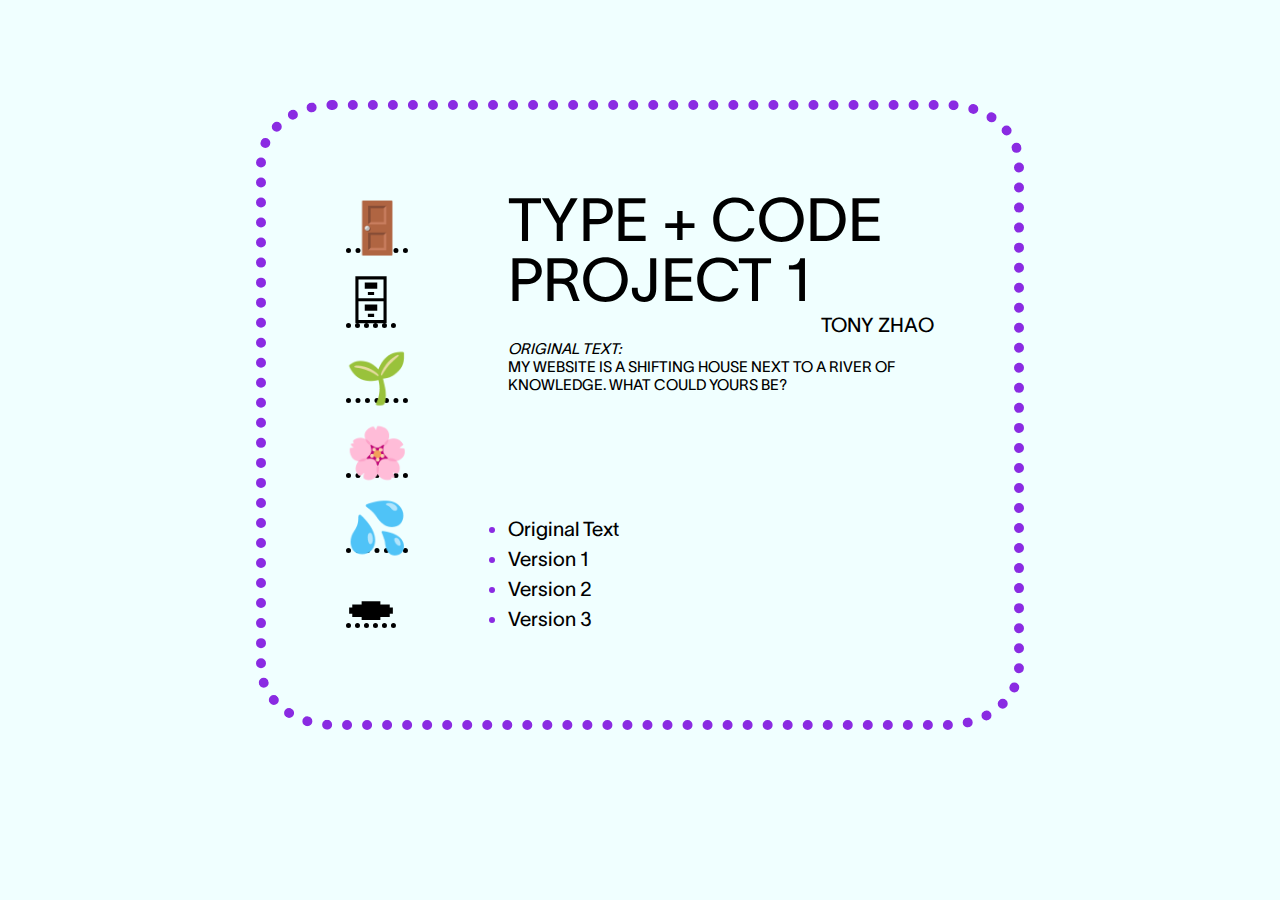
<file: index.html>
<!DOCTYPE html>
<html lang="en">
<head>
	<meta charset="UTF-8">
	<meta name="viewport" content="width=device-width, initial-scale=1.0">
	<title>Type + Code Project 1</title>
	<link rel="stylesheet" href="style.css">
</head>


<style>
*{
	font-family: 'Lausanne-350';}
	
	
	
	</style>


<body>




<div class="parent">
	<div class="child child-1">
		
		
		<a href="https://www.are.na/the-creative-independent-1522276020/sparrows-talking-about-the-future-of-the-web">&#128682;<br>
		
		&#128452;<br>
		
		&#127793;<br>
		
		&#127800;<br>
		
		&#128166;<br>
		
		&#128371;<br></a>
	
	
	
	
	</div>
	<div class="child child-2">
		<div class="title">Type + Code Project 1</div>
		<div class="name">Tony Zhao</div>
		<div></div>
		<div class="text-title"><i>Original Text:</i><br>My Website Is A Shifting House Next to A River of Knowledge. What Could Yours Be?</div>
	
		<div>
			<br><br><br><br>
		<ul><span style="color:blueviolet; text-transform: none;">
			<li><a href="https://thecreativeindependent.com/essays/laurel-schwulst-my-website-is-a-shifting-house-next-to-a-river-of-knowledge-what-could-yours-be/" target="_blank">
				Original Text</a></li>
			<li><a href="v1/">Version 1</a></li>
			<li><a href="v2/">Version 2</a></li>
			<li><a href="v3/">Version 3</a></li></span>
		</ul>
		</div>
	</div>
	

	




	
	




</div>

</body>
</html>
</file>
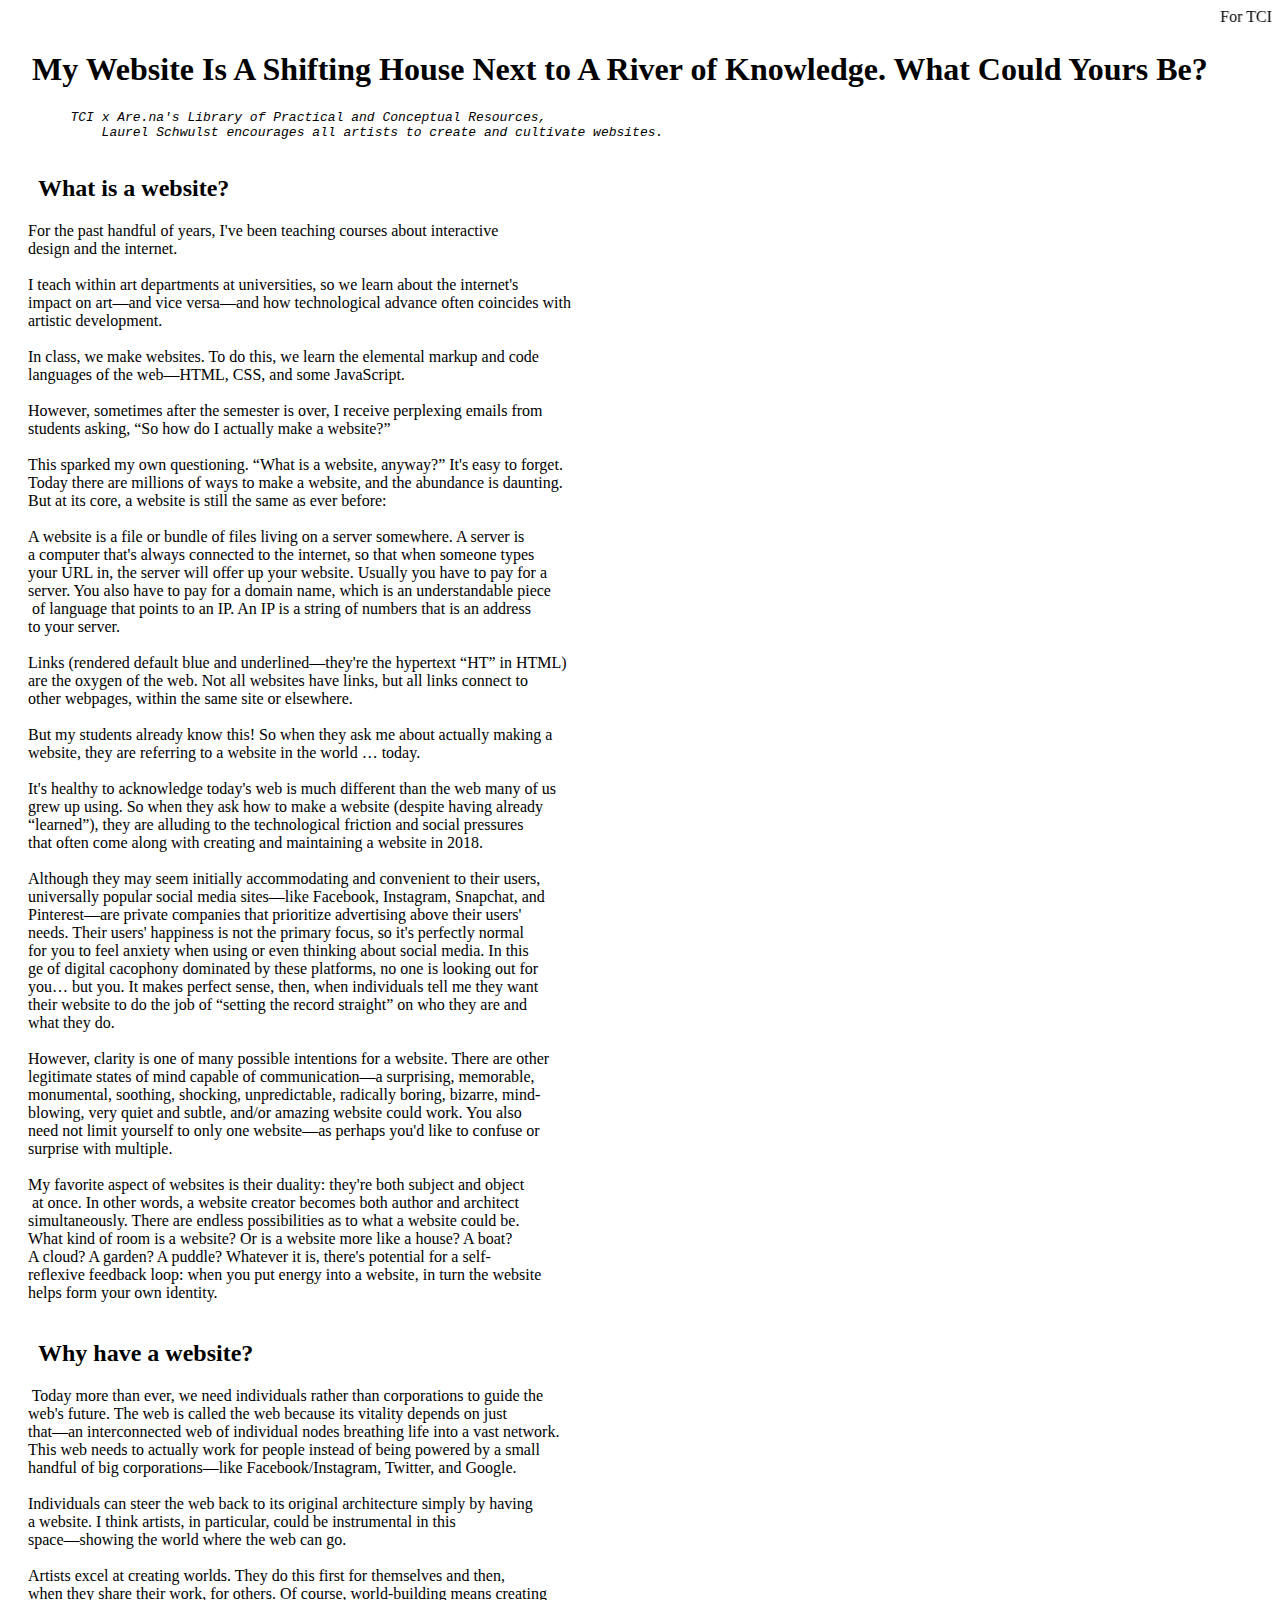
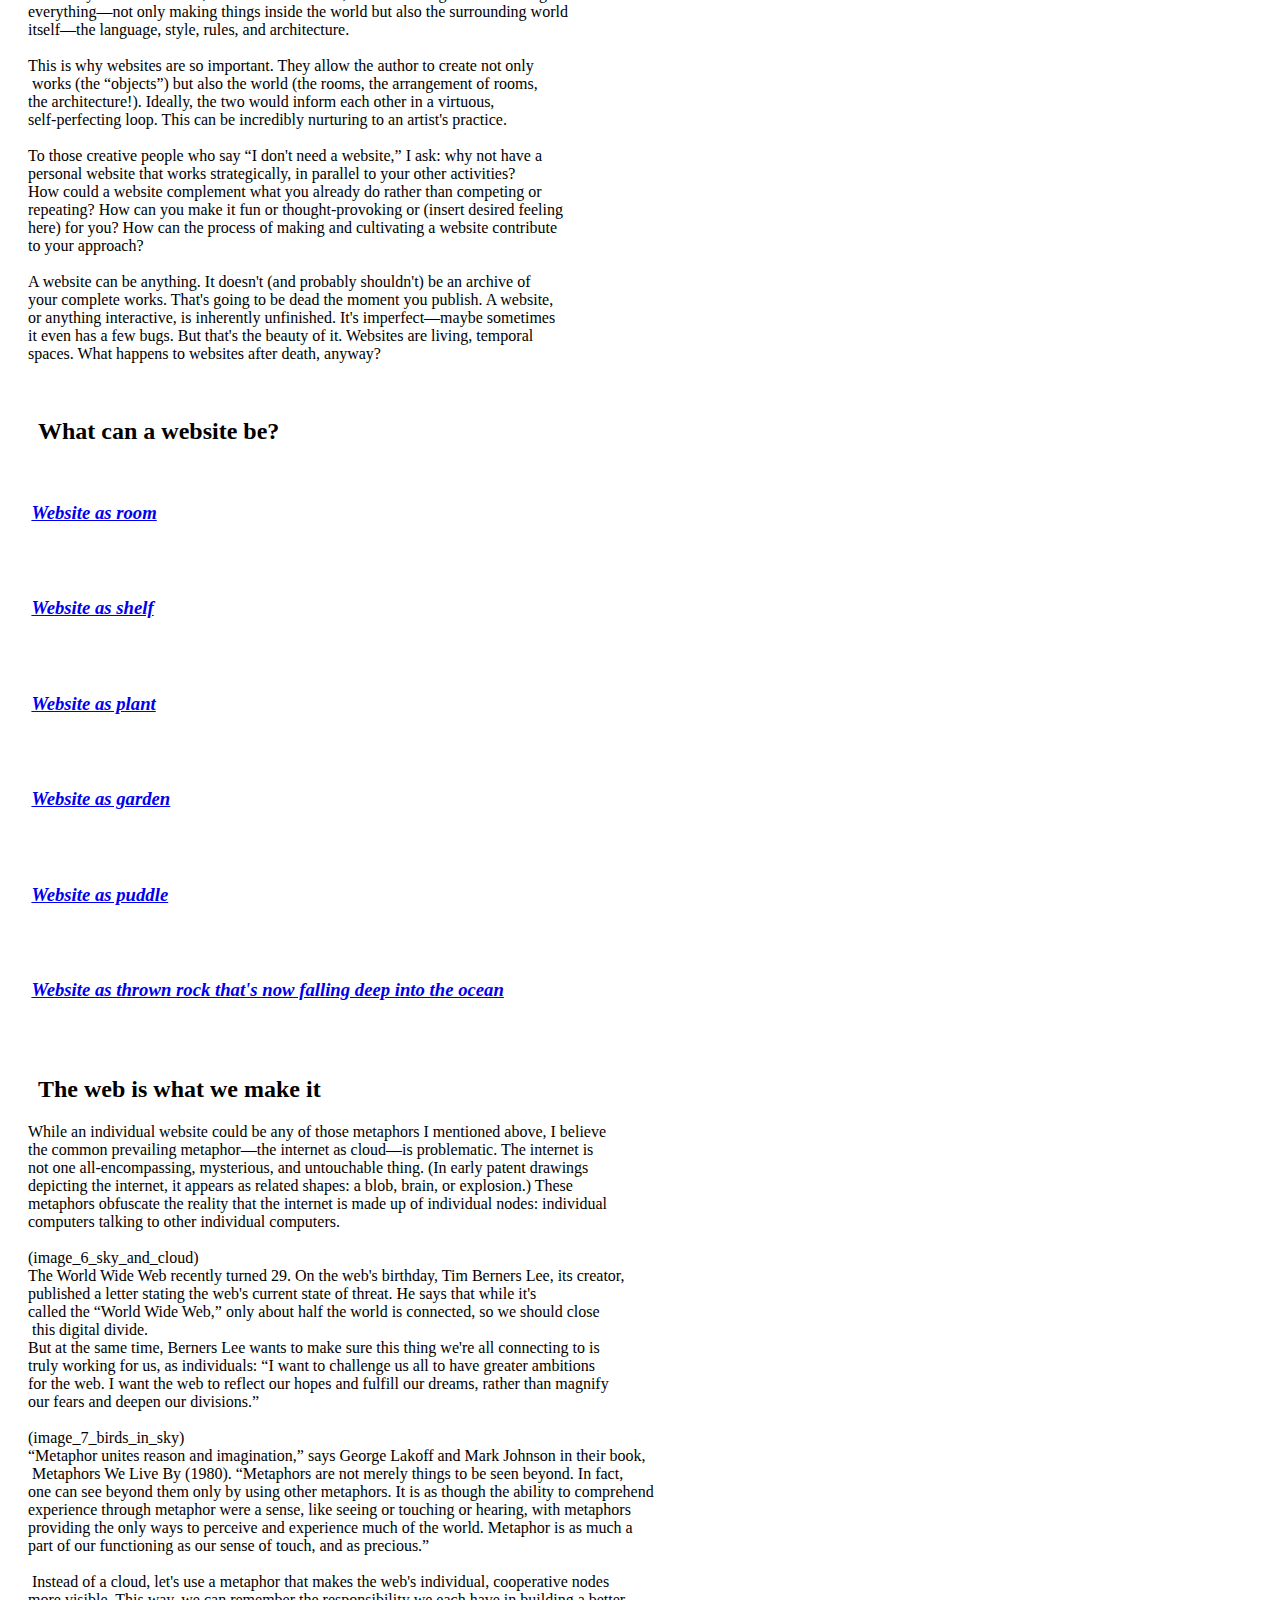
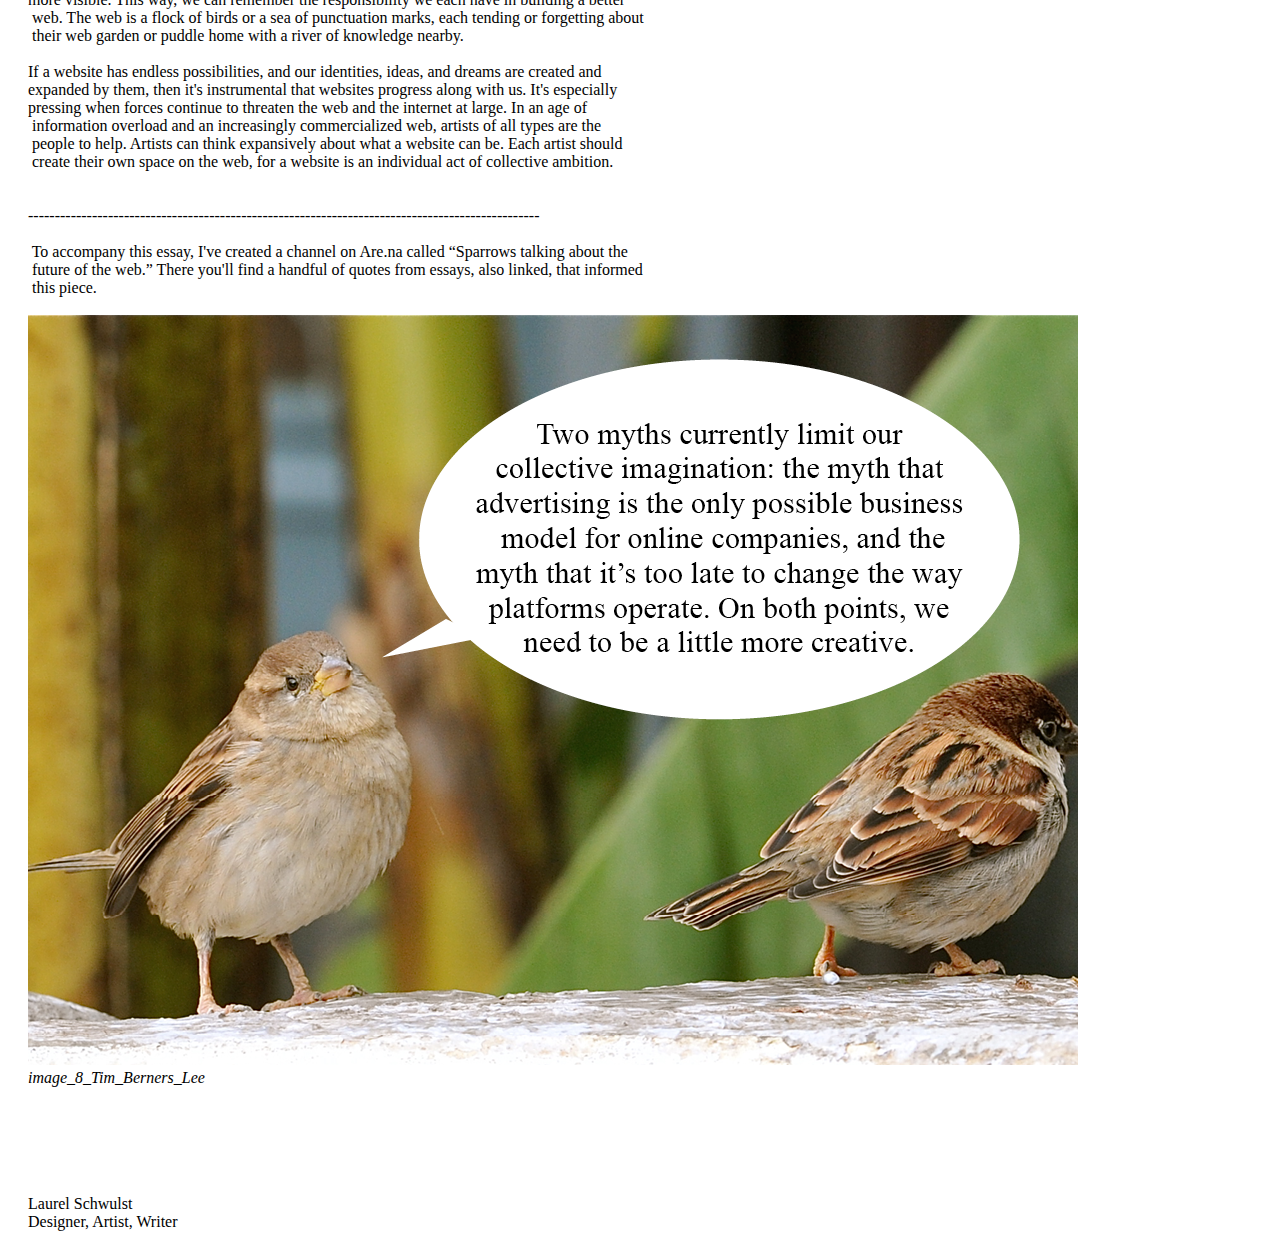
<file: v1/index.html>
<!DOCTYPE html>
<html lang="en">
<head>
    <meta charset="UTF-8">
    <meta name="viewport" content="width=device-width, initial-scale=1.0">
    <title>Schwulst_v1</title>
</head>
<body>
    <marquee>For TCI x Are.na's Library of Practical and Conceptual Resources, Laurel Schwulst encourages all artists to create and cultivate websites.</marquee>

    <h1>&nbsp;&nbsp;&nbsp;My Website Is A Shifting House Next to A River of Knowledge. What Could Yours Be?</h1>

    <pre>
        <em>TCI x Are.na's Library of Practical and Conceptual Resources, 
            Laurel Schwulst encourages all artists to create and cultivate websites.</em> 
        </pre>
    
    <h2>&nbsp;&nbsp;&nbsp;&nbsp;&nbsp;What is a website?</h2>
    
    &nbsp;&nbsp;&nbsp;&nbsp;&nbsp;For the past handful of years, I've been teaching courses about interactive<br> 
    &nbsp;&nbsp;&nbsp;&nbsp;&nbsp;design and the internet.<br> 
        <br> 
        &nbsp;&nbsp;&nbsp;&nbsp;&nbsp;I teach within art departments at universities, so we learn about the internet's <br> 
        &nbsp;&nbsp;&nbsp;&nbsp;&nbsp;impact on art—and vice versa—and how technological advance often coincides with <br> 
        &nbsp;&nbsp;&nbsp;&nbsp;&nbsp;artistic development.<br> 
        <br> 
        &nbsp;&nbsp;&nbsp;&nbsp;&nbsp;In class, we make websites. To do this, we learn the elemental markup and code <br> 
        &nbsp;&nbsp;&nbsp;&nbsp;&nbsp;languages of the web—HTML, CSS, and some JavaScript.<br> 
        <br> 
        &nbsp;&nbsp;&nbsp;&nbsp;&nbsp;However, sometimes after the semester is over, I receive perplexing emails from <br> 
        &nbsp;&nbsp;&nbsp;&nbsp;&nbsp;students asking, “So how do I actually make a website?”<br> 
        <br> 
        &nbsp;&nbsp;&nbsp;&nbsp;&nbsp;This sparked my own questioning. “What is a website, anyway?” It's easy to forget. <br> 
        &nbsp;&nbsp;&nbsp;&nbsp;&nbsp;Today there are millions of ways to make a website, and the abundance is daunting. <br> 
        &nbsp;&nbsp;&nbsp;&nbsp;&nbsp;But at its core, a website is still the same as ever before:<br> 
        <br> 
        &nbsp;&nbsp;&nbsp;&nbsp;&nbsp;A website is a file or bundle of files living on a server somewhere. A server is <br> 
        &nbsp;&nbsp;&nbsp;&nbsp;&nbsp;a computer that's always connected to the internet, so that when someone types <br> 
        &nbsp;&nbsp;&nbsp;&nbsp;&nbsp;your URL in, the server will offer up your website. Usually you have to pay for a <br> 
        &nbsp;&nbsp;&nbsp;&nbsp;&nbsp;server. You also have to pay for a domain name, which is an understandable piece <br> 
        &nbsp;&nbsp;&nbsp;&nbsp;&nbsp; of language that points to an IP. An IP is a string of numbers that is an address <br> 
        &nbsp;&nbsp;&nbsp;&nbsp;&nbsp;to your server.<br> 
        <br> 
        &nbsp;&nbsp;&nbsp;&nbsp;&nbsp;Links (rendered default blue and underlined—they're the hypertext “HT” in HTML) <br> 
        &nbsp;&nbsp;&nbsp;&nbsp;&nbsp;are the oxygen of the web. Not all websites have links, but all links connect to <br> 
        &nbsp;&nbsp;&nbsp;&nbsp;&nbsp;other webpages, within the same site or elsewhere.<br> 
        <br> 
        &nbsp;&nbsp;&nbsp;&nbsp;&nbsp;But my students already know this! So when they ask me about actually making a <br> 
        &nbsp;&nbsp;&nbsp;&nbsp;&nbsp;website, they are referring to a website in the world … today.<br> 
        <br> 
        &nbsp;&nbsp;&nbsp;&nbsp;&nbsp;It's healthy to acknowledge today's web is much different than the web many of us <br> 
        &nbsp;&nbsp;&nbsp;&nbsp;&nbsp;grew up using. So when they ask how to make a website (despite having already <br> 
        &nbsp;&nbsp;&nbsp;&nbsp;&nbsp;“learned”), they are alluding to the technological friction and social pressures <br> 
        &nbsp;&nbsp;&nbsp;&nbsp;&nbsp;that often come along with creating and maintaining a website in 2018.<br> 
        <br>
        &nbsp;&nbsp;&nbsp;&nbsp;&nbsp;Although they may seem initially accommodating and convenient to their users, <br> 
        &nbsp;&nbsp;&nbsp;&nbsp;&nbsp;universally popular social media sites—like Facebook, Instagram, Snapchat, and <br> 
        &nbsp;&nbsp;&nbsp;&nbsp;&nbsp;Pinterest—are private companies that prioritize advertising above their users' <br> 
        &nbsp;&nbsp;&nbsp;&nbsp;&nbsp;needs. Their users' happiness is not the primary focus, so it's perfectly normal <br> 
        &nbsp;&nbsp;&nbsp;&nbsp;&nbsp;for you to feel anxiety when using or even thinking about social media. In this <br> 
        &nbsp;&nbsp;&nbsp;&nbsp;&nbsp;ge of digital cacophony dominated by these platforms, no one is looking out for <br> 
        &nbsp;&nbsp;&nbsp;&nbsp;&nbsp;you… but you. It makes perfect sense, then, when individuals tell me they want <br> 
        &nbsp;&nbsp;&nbsp;&nbsp;&nbsp;their website to do the job of “setting the record straight” on who they are and <br> 
        &nbsp;&nbsp;&nbsp;&nbsp;&nbsp;what they do.<br> 
        <br> 
        &nbsp;&nbsp;&nbsp;&nbsp;&nbsp;However, clarity is one of many possible intentions for a website. There are other <br> 
        &nbsp;&nbsp;&nbsp;&nbsp;&nbsp;legitimate states of mind capable of communication—a surprising, memorable, <br> 
        &nbsp;&nbsp;&nbsp;&nbsp;&nbsp;monumental, soothing, shocking, unpredictable, radically boring, bizarre, mind-<br> 
        &nbsp;&nbsp;&nbsp;&nbsp;&nbsp;blowing, very quiet and subtle, and/or amazing website could work. You also <br> 
        &nbsp;&nbsp;&nbsp;&nbsp;&nbsp;need not limit yourself to only one website—as perhaps you'd like to confuse or <br> 
        &nbsp;&nbsp;&nbsp;&nbsp;&nbsp;surprise with multiple.<br> 
        <br> 
        &nbsp;&nbsp;&nbsp;&nbsp;&nbsp;My favorite aspect of websites is their duality: they're both subject and object<br> 
        &nbsp;&nbsp;&nbsp;&nbsp;&nbsp; at once. In other words, a website creator becomes both author and architect <br> 
        &nbsp;&nbsp;&nbsp;&nbsp;&nbsp;simultaneously. There are endless possibilities as to what a website could be.<br> 
        &nbsp;&nbsp;&nbsp;&nbsp;&nbsp;What kind of room is a website? Or is a website more like a house? A boat? <br> 
        &nbsp;&nbsp;&nbsp;&nbsp;&nbsp;A cloud? A garden? A puddle? Whatever it is, there's potential for a self-<br> 
        &nbsp;&nbsp;&nbsp;&nbsp;&nbsp;reflexive feedback loop: when you put energy into a website, in turn the website <br> 
        &nbsp;&nbsp;&nbsp;&nbsp;&nbsp;helps form your own identity.<br> 
        <br> 
        
        <h2>&nbsp;&nbsp;&nbsp;&nbsp;&nbsp;Why have a website?</h2>
        
        &nbsp;&nbsp;&nbsp;&nbsp;&nbsp; Today more than ever, we need individuals rather than corporations to guide the <br> 
        &nbsp;&nbsp;&nbsp;&nbsp;&nbsp;web's future. The web is called the web because its vitality depends on just <br> 
        &nbsp;&nbsp;&nbsp;&nbsp;&nbsp;that—an interconnected web of individual nodes breathing life into a vast network. <br> 
        &nbsp;&nbsp;&nbsp;&nbsp;&nbsp;This web needs to actually work for people instead of being powered by a small <br> 
        &nbsp;&nbsp;&nbsp;&nbsp;&nbsp;handful of big corporations—like Facebook/Instagram, Twitter, and Google.<br> 
        <br> 
        &nbsp;&nbsp;&nbsp;&nbsp;&nbsp;Individuals can steer the web back to its original architecture simply by having <br> 
        &nbsp;&nbsp;&nbsp;&nbsp;&nbsp;a website. I think artists, in particular, could be instrumental in this <br> 
        &nbsp;&nbsp;&nbsp;&nbsp;&nbsp;space—showing the world where the web can go.<br> 
        <br> 
        &nbsp;&nbsp;&nbsp;&nbsp;&nbsp;Artists excel at creating worlds. They do this first for themselves and then, <br> 
        &nbsp;&nbsp;&nbsp;&nbsp;&nbsp;when they share their work, for others. Of course, world-building means creating <br> 
        &nbsp;&nbsp;&nbsp;&nbsp;&nbsp;everything—not only making things inside the world but also the surrounding world <br> 
        &nbsp;&nbsp;&nbsp;&nbsp;&nbsp;itself—the language, style, rules, and architecture.<br> 
        <br> 
        &nbsp;&nbsp;&nbsp;&nbsp;&nbsp;This is why websites are so important. They allow the author to create not only <br> 
        &nbsp;&nbsp;&nbsp;&nbsp;&nbsp; works (the “objects”) but also the world (the rooms, the arrangement of rooms, <br> 
        &nbsp;&nbsp;&nbsp;&nbsp;&nbsp;the architecture!). Ideally, the two would inform each other in a virtuous, <br> 
        &nbsp;&nbsp;&nbsp;&nbsp;&nbsp;self-perfecting loop. This can be incredibly nurturing to an artist's practice.<br> 
        <br> 
        &nbsp;&nbsp;&nbsp;&nbsp;&nbsp;To those creative people who say “I don't need a website,” I ask: why not have a <br> 
        &nbsp;&nbsp;&nbsp;&nbsp;&nbsp;personal website that works strategically, in parallel to your other activities? <br> 
        &nbsp;&nbsp;&nbsp;&nbsp;&nbsp;How could a website complement what you already do rather than competing or <br> 
        &nbsp;&nbsp;&nbsp;&nbsp;&nbsp;repeating? How can you make it fun or thought-provoking or (insert desired feeling <br> 
        &nbsp;&nbsp;&nbsp;&nbsp;&nbsp;here) for you? How can the process of making and cultivating a website contribute <br> 
        &nbsp;&nbsp;&nbsp;&nbsp;&nbsp;to your approach?<br> 
        <br> 
        &nbsp;&nbsp;&nbsp;&nbsp;&nbsp;A website can be anything. It doesn't (and probably shouldn't) be an archive of <br> 
        &nbsp;&nbsp;&nbsp;&nbsp;&nbsp;your complete works. That's going to be dead the moment you publish. A website, <br> 
        &nbsp;&nbsp;&nbsp;&nbsp;&nbsp;or anything interactive, is inherently unfinished. It's imperfect—maybe sometimes <br> 
        &nbsp;&nbsp;&nbsp;&nbsp;&nbsp;it even has a few bugs. But that's the beauty of it. Websites are living, temporal <br> 
        &nbsp;&nbsp;&nbsp;&nbsp;&nbsp;spaces. What happens to websites after death, anyway?<br> 
        <br> 
        &nbsp;&nbsp;&nbsp;&nbsp;&nbsp;<h2>&nbsp;&nbsp;&nbsp;&nbsp;&nbsp;What can a website be?</h2>
        &nbsp;&nbsp;&nbsp;&nbsp;&nbsp;<h3>&nbsp;&nbsp;&nbsp;&nbsp;&nbsp;<em><a href="room.html">Website as room</a></em></h3>

        <br>
        &nbsp;&nbsp;&nbsp;&nbsp;&nbsp;<h3>&nbsp;&nbsp;&nbsp;&nbsp;&nbsp;<a href="shelf.html"><em>Website as shelf</em></a></h3>
 
        <br> 
        &nbsp;&nbsp;&nbsp;&nbsp;&nbsp;<h3>&nbsp;&nbsp;&nbsp;&nbsp;&nbsp;<a href="plant.html"><em>Website as plant</em></a></h3>
  
        <br> 
        &nbsp;&nbsp;&nbsp;&nbsp;&nbsp;<h3>&nbsp;&nbsp;&nbsp;&nbsp;&nbsp;<em><a href="garden.html">Website as garden</a></em></h3>
 
        <br>
        &nbsp;&nbsp;&nbsp;&nbsp;&nbsp;<h3>&nbsp;&nbsp;&nbsp;&nbsp;&nbsp;<em><a href="puddle.html">Website as puddle</a></em></h3>
        <br>

        &nbsp;&nbsp;&nbsp;&nbsp;&nbsp;<h3>&nbsp;&nbsp;&nbsp;&nbsp;&nbsp;<em><a href="rock.html">Website as thrown rock that's now falling deep into the ocean</a></em></h3>

        <br>

        &nbsp;&nbsp;&nbsp;&nbsp;&nbsp;<h2>&nbsp;&nbsp;&nbsp;&nbsp;&nbsp;The web is what we make it</h2>
        &nbsp;&nbsp;&nbsp;&nbsp;&nbsp;While an individual website could be any of those metaphors I mentioned above, I believe <br>
        &nbsp;&nbsp;&nbsp;&nbsp;&nbsp;the common prevailing metaphor—the internet as cloud—is problematic. The internet is <br>
        &nbsp;&nbsp;&nbsp;&nbsp;&nbsp;not one all-encompassing, mysterious, and untouchable thing. (In early patent drawings <br>
        &nbsp;&nbsp;&nbsp;&nbsp;&nbsp;depicting the internet, it appears as related shapes: a blob, brain, or explosion.) These <br>
        &nbsp;&nbsp;&nbsp;&nbsp;&nbsp;metaphors obfuscate the reality that the internet is made up of individual nodes: individual <br>
        &nbsp;&nbsp;&nbsp;&nbsp;&nbsp;computers talking to other individual computers.<br>
        <br>&nbsp;&nbsp;&nbsp;&nbsp;&nbsp;(image_6_sky_and_cloud)<br>
        &nbsp;&nbsp;&nbsp;&nbsp;&nbsp;The World Wide Web recently turned 29. On the web's birthday, Tim Berners Lee, its creator,<br>
        &nbsp;&nbsp;&nbsp;&nbsp;&nbsp;published a letter stating the web's current state of threat. He says that while it's <br>
        &nbsp;&nbsp;&nbsp;&nbsp;&nbsp;called the “World Wide Web,” only about half the world is connected, so we should close <br>
        &nbsp;&nbsp;&nbsp;&nbsp;&nbsp; this digital divide.<br>
        &nbsp;&nbsp;&nbsp;&nbsp;&nbsp;But at the same time, Berners Lee wants to make sure this thing we're all connecting to is <br>
        &nbsp;&nbsp;&nbsp;&nbsp;&nbsp;truly working for us, as individuals: “I want to challenge us all to have greater ambitions <br>
        &nbsp;&nbsp;&nbsp;&nbsp;&nbsp;for the web. I want the web to reflect our hopes and fulfill our dreams, rather than magnify <br>
        &nbsp;&nbsp;&nbsp;&nbsp;&nbsp;our fears and deepen our divisions.”<br>
        &nbsp;&nbsp;&nbsp;&nbsp;&nbsp;<br>&nbsp;&nbsp;&nbsp;&nbsp;&nbsp;(image_7_birds_in_sky)<br>
        &nbsp;&nbsp;&nbsp;&nbsp;&nbsp;“Metaphor unites reason and imagination,” says George Lakoff and Mark Johnson in their book, <br>
        &nbsp;&nbsp;&nbsp;&nbsp;&nbsp; Metaphors We Live By (1980). “Metaphors are not merely things to be seen beyond. In fact, <br>
        &nbsp;&nbsp;&nbsp;&nbsp;&nbsp;one can see beyond them only by using other metaphors. It is as though the ability to comprehend <br>
        &nbsp;&nbsp;&nbsp;&nbsp;&nbsp;experience through metaphor were a sense, like seeing or touching or hearing, with metaphors <br>
        &nbsp;&nbsp;&nbsp;&nbsp;&nbsp;providing the only ways to perceive and experience much of the world. Metaphor is as much a <br>
        &nbsp;&nbsp;&nbsp;&nbsp;&nbsp;part of our functioning as our sense of touch, and as precious.”<br>
        <br>
        &nbsp;&nbsp;&nbsp;&nbsp;&nbsp; Instead of a cloud, let's use a metaphor that makes the web's individual, cooperative nodes <br>
        &nbsp;&nbsp;&nbsp;&nbsp;&nbsp;more visible. This way, we can remember the responsibility we each have in building a better <br>
        &nbsp;&nbsp;&nbsp;&nbsp;&nbsp; web. The web is a flock of birds or a sea of punctuation marks, each tending or forgetting about <br>
        &nbsp;&nbsp;&nbsp;&nbsp;&nbsp; their web garden or puddle home with a river of knowledge nearby.<br>
        <br>
        &nbsp;&nbsp;&nbsp;&nbsp;&nbsp;If a website has endless possibilities, and our identities, ideas, and dreams are created and <br>
        &nbsp;&nbsp;&nbsp;&nbsp;&nbsp;expanded by them, then it's instrumental that websites progress along with us. It's especially <br>
        &nbsp;&nbsp;&nbsp;&nbsp;&nbsp;pressing when forces continue to threaten the web and the internet at large. In an age of <br>
        &nbsp;&nbsp;&nbsp;&nbsp;&nbsp; information overload and an increasingly commercialized web, artists of all types are the <br>
        &nbsp;&nbsp;&nbsp;&nbsp;&nbsp; people to help. Artists can think expansively about what a website can be. Each artist should <br>
        &nbsp;&nbsp;&nbsp;&nbsp;&nbsp; create their own space on the web, for a website is an individual act of collective ambition.<br><br>
        &nbsp;&nbsp;&nbsp;&nbsp;&nbsp;<br>&nbsp;&nbsp;&nbsp;&nbsp;&nbsp;------------------------------------------------------------------------------------------------<br><br>
        &nbsp;&nbsp;&nbsp;&nbsp;&nbsp; To accompany this essay, I've created a channel on Are.na called “Sparrows talking about the <br>
        &nbsp;&nbsp;&nbsp;&nbsp;&nbsp; future of the web.” There you'll find a handful of quotes from essays, also linked, that informed <br>
        &nbsp;&nbsp;&nbsp;&nbsp;&nbsp; this piece.<br>
        <br>
        &nbsp;&nbsp;&nbsp;&nbsp;&nbsp;<img src="image_8_Tim_Berners_Lee.png" alt="Tim_Berners_Lee">
        <br>&nbsp;&nbsp;&nbsp;&nbsp;&nbsp;<em>image_8_Tim_Berners_Lee</em><br> 
        <br>
        <br>
        <br>
        <br>
        <br>
        <br> &nbsp;&nbsp;&nbsp;&nbsp;&nbsp;Laurel Schwulst<br>
        &nbsp;&nbsp;&nbsp;&nbsp;&nbsp;Designer, Artist, Writer
        <br>
        <br>














        




</body>
</html>
</file>
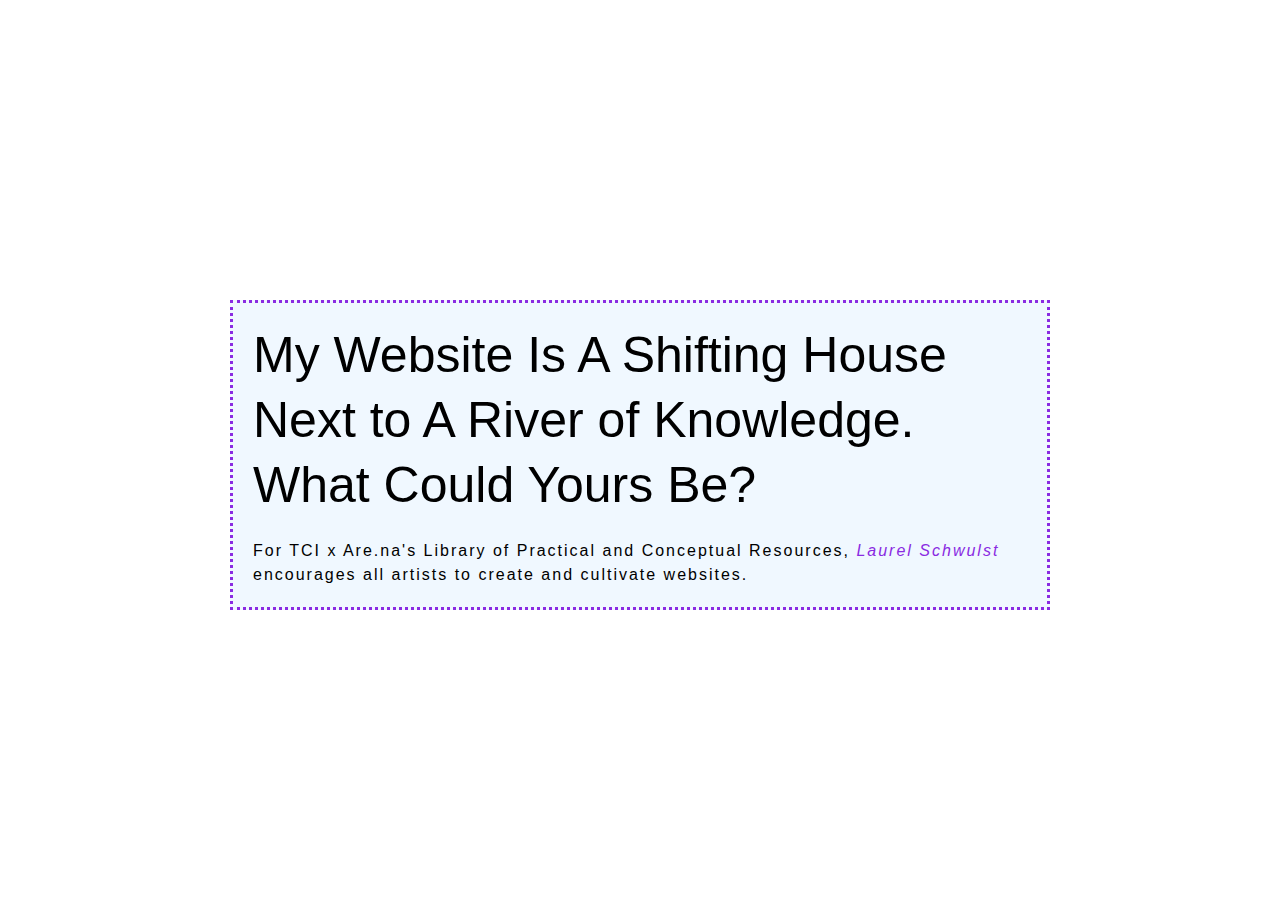
<file: v2/index.html>
<!DOCTYPE html>
<html lang="en">
<head>
    <meta charset="UTF-8">
    <meta name="viewport" content="width=device-width, initial-scale=1.0">
    <title>Schwulst_v2</title>
</head>

 <style>
    
        * {
            margin: 0;
            box-sizing: border-box;
            padding: 0;
            font-family: Arial, Helvetica, sans-serif;
            line-height: 130%;
        }

        .cube_center {
            position: absolute 5em;
            border: 3px dotted blueviolet;
			padding: 20px 20px 20px 20px;
            margin: 300px 230px 10px 230px;
            background-color: aliceblue;
        }
        .title_1{
            font-size: 50px;
            line-height: 48px;
            letter-spacing: 70%;
            
            
        }
        .caption_1{
            line-height: 150%;
            letter-spacing: 2px;

        }
        a {
        color: black;
        text-decoration: none;
        }


 </style>




<body>
    <div class="cube_center">
        <p1 class="title_1"><a href="intro.html"><stronger>My Website Is A Shifting House Next to A River of Knowledge. 
            What Could Yours Be?</stronger></a></p1><br>
        <br>
        <p2 class="caption_1">For TCI x Are.na's Library of Practical and Conceptual Resources,
            <i><a href="Schwulst.html"><span style="color:blueviolet">Laurel Schwulst</span></a></i>
            
            encourages all artists to create and cultivate websites.</p2>


        </div>

  


</body>
</html>
</file>
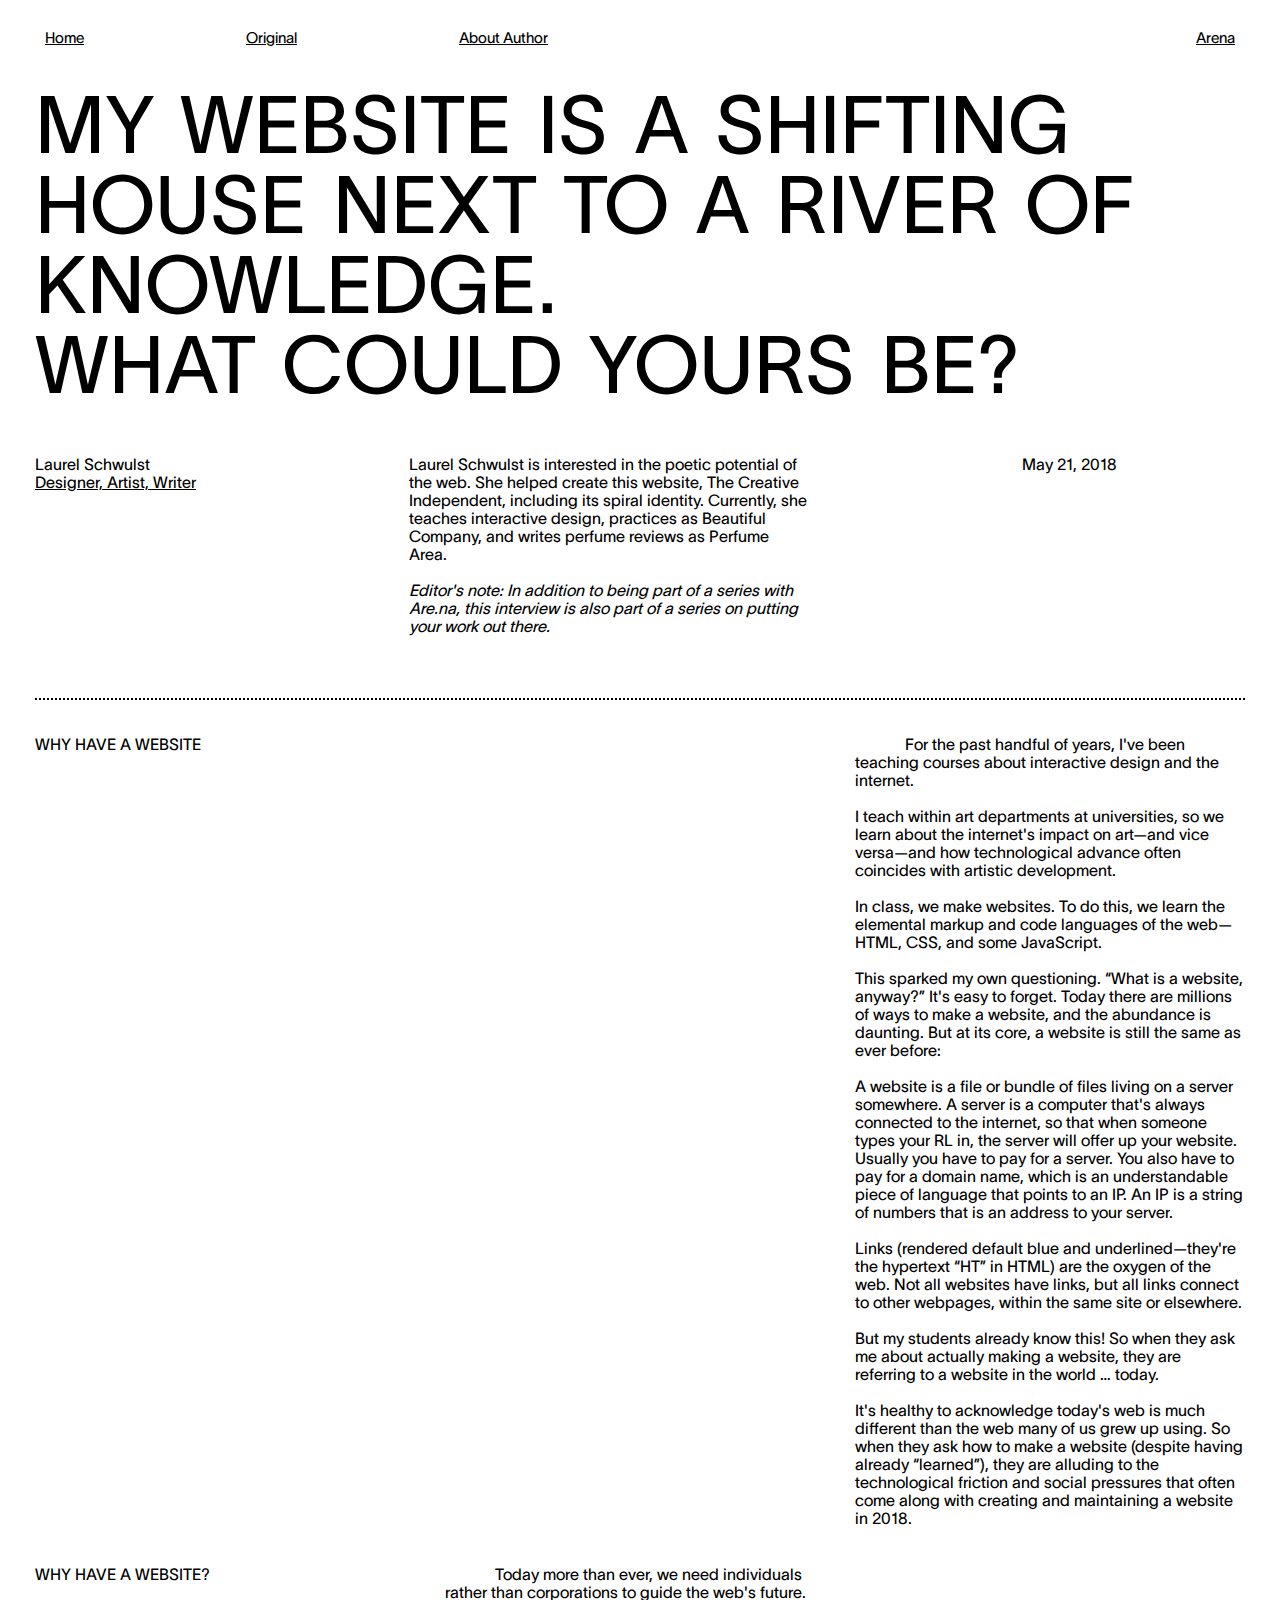
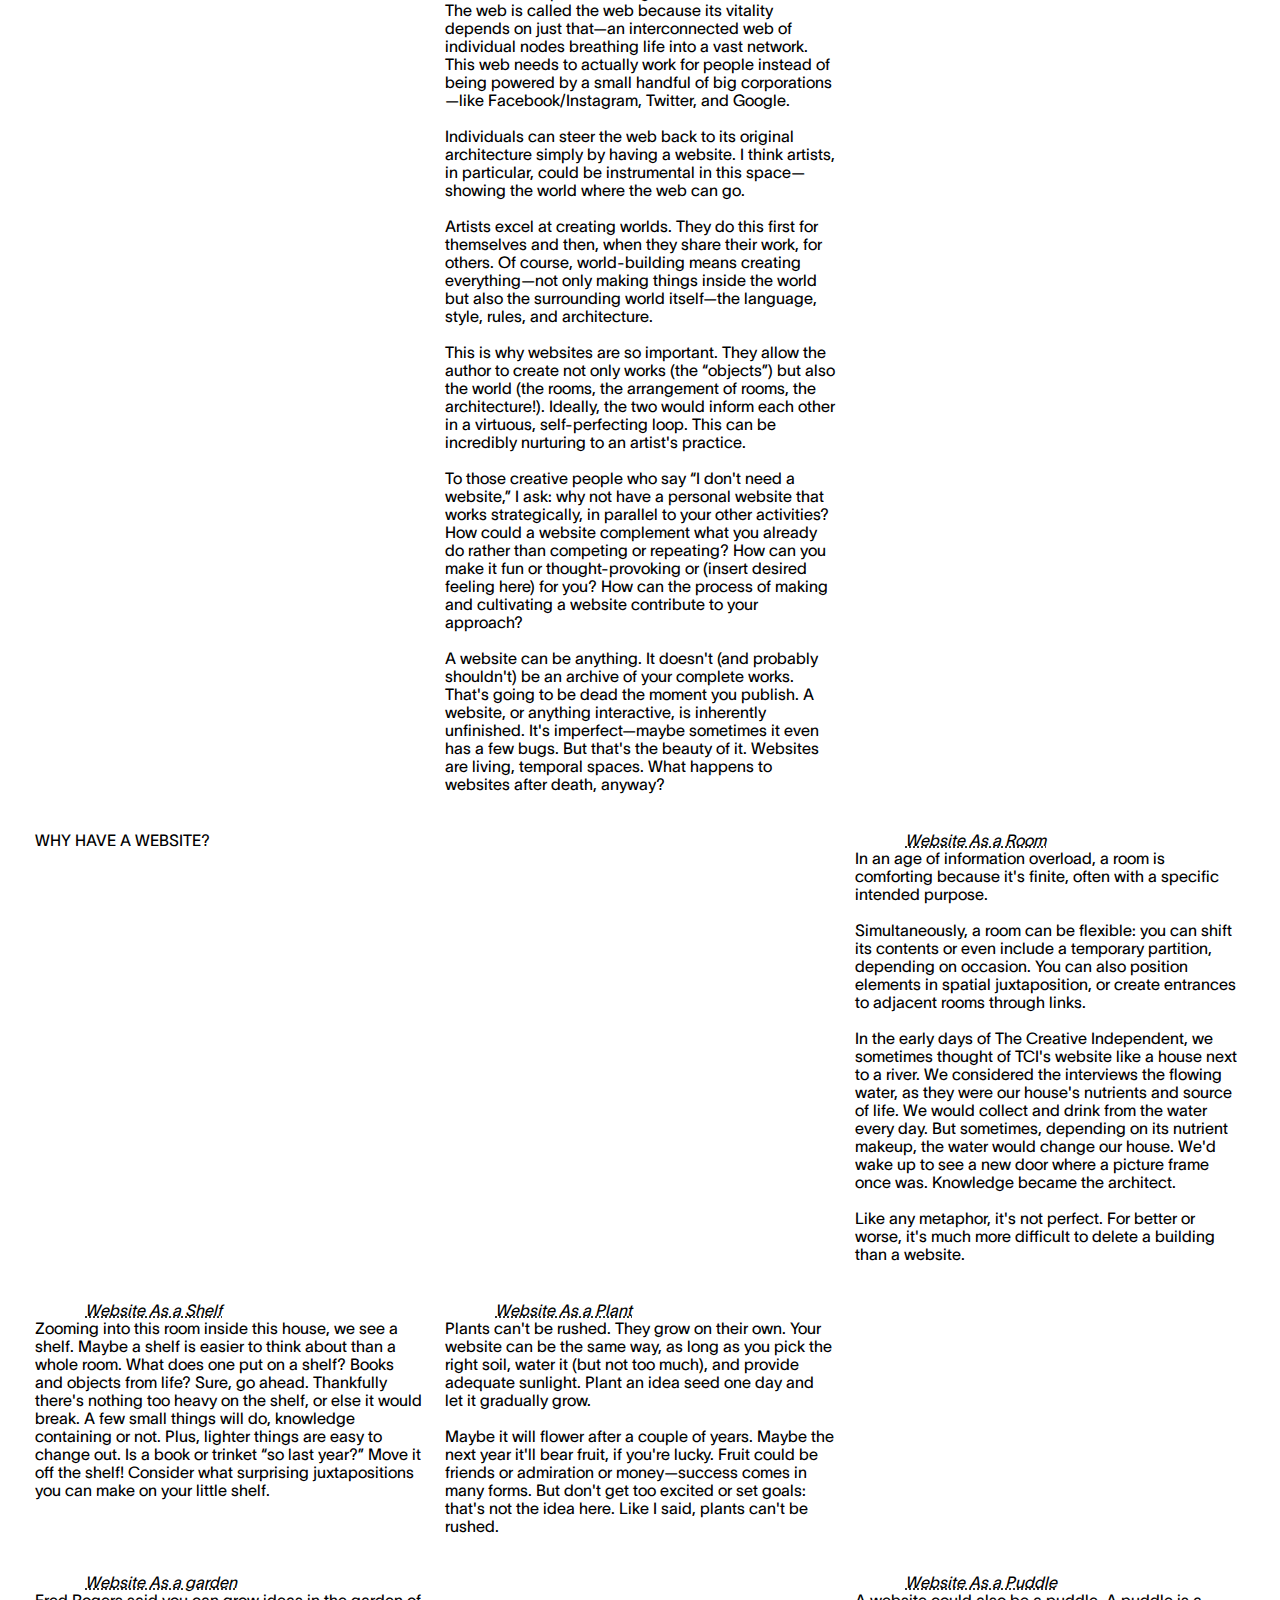
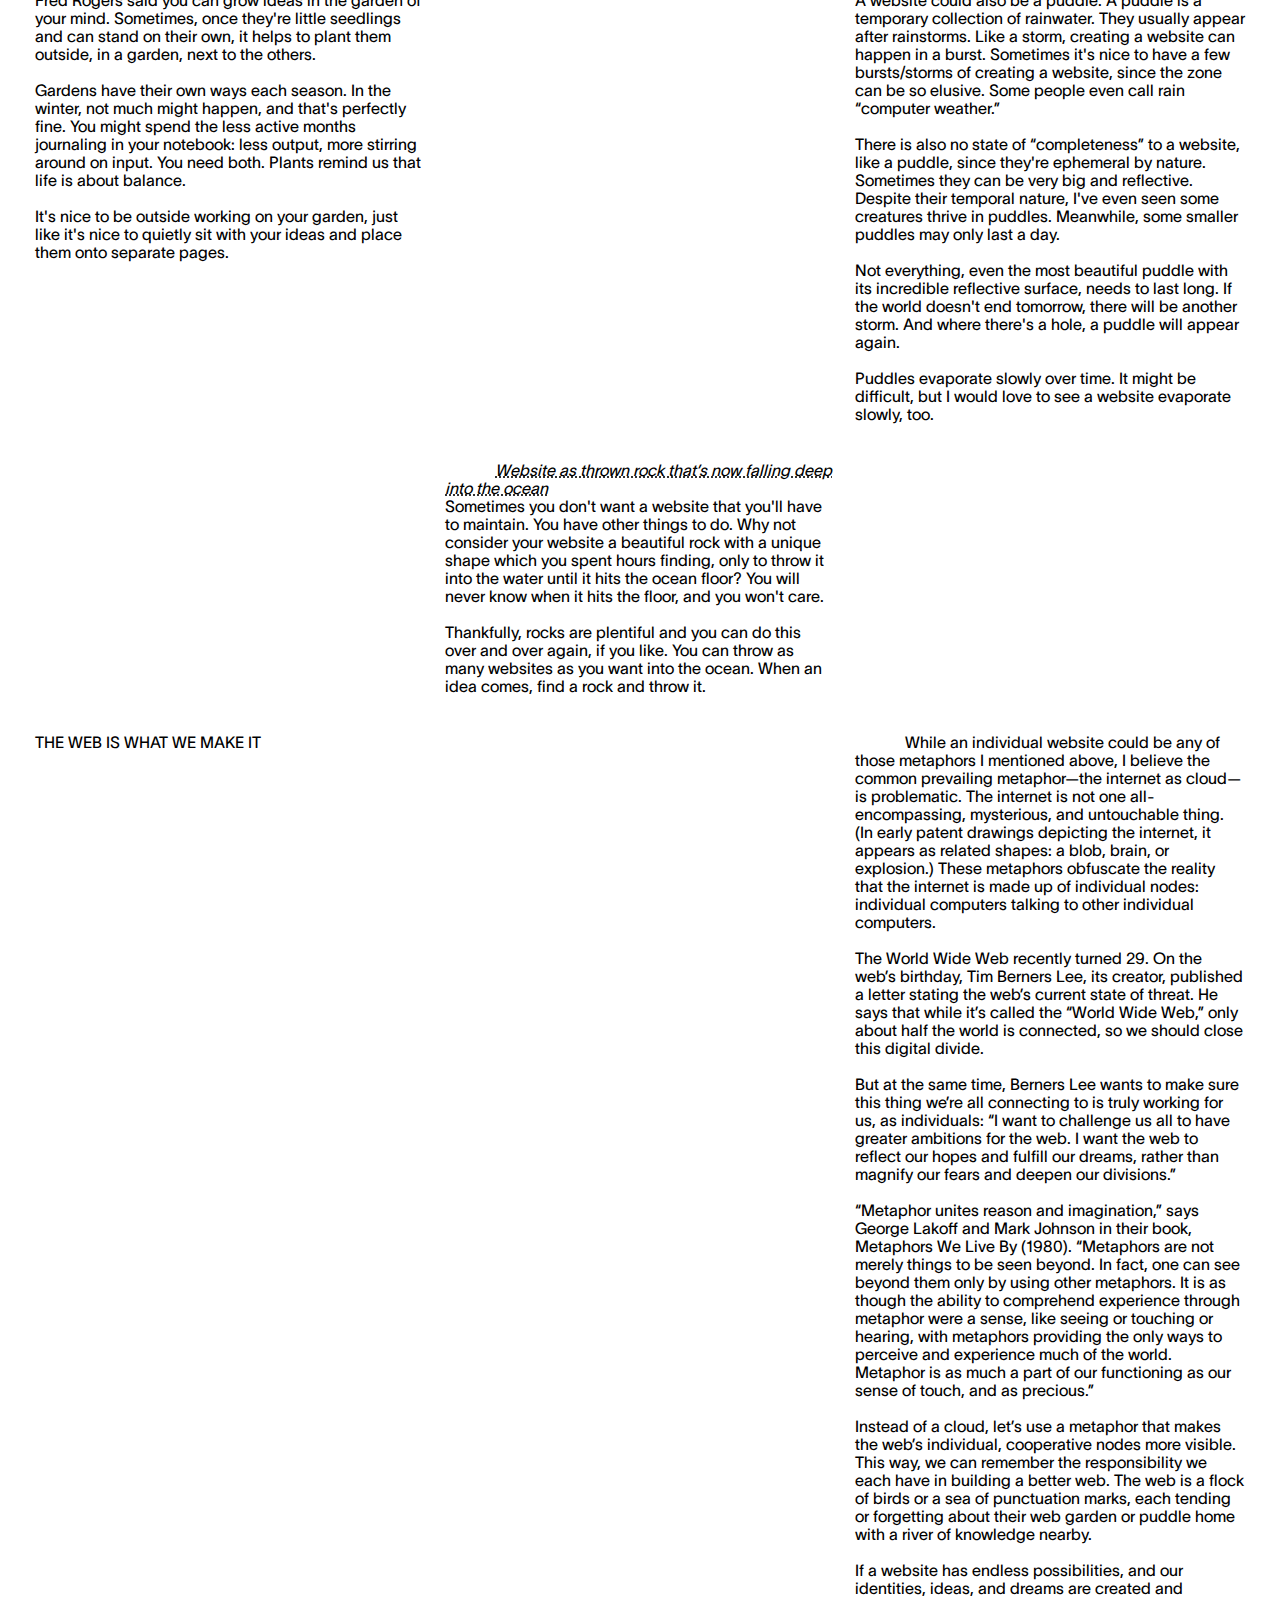
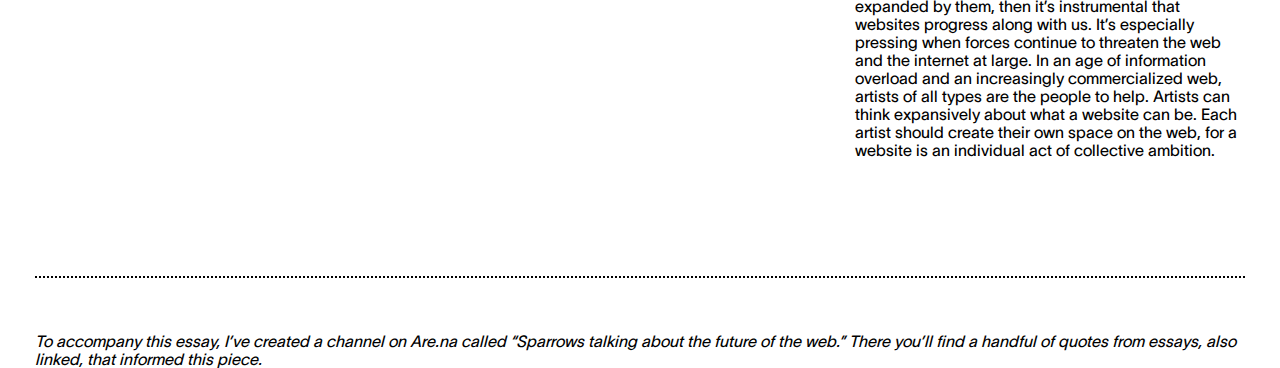
<file: v3/index.html>
<!DOCTYPE html>
<html lang="en">
<head>
    <meta charset="UTF-8">
    <meta name="viewport" content="width=device-width, initial-scale=1.0">
    <title>Schwulst_v3</title>
    <link rel="stylesheet" href="style.css">
</head>



<body>
    <div class="nav-bar">
        <div><a href="/index.html">Home</a></div>
        <div><a href="https://thecreativeindependent.com/essays/laurel-schwulst-my-website-is-a-shifting-house-next-to-a-river-of-knowledge-what-could-yours-be/">Original</a></div>
        <div><a href="https://thecreativeindependent.com/people/laurel-schwulst/">About Author</a></div>
        <div></div>
        <div></div>
        <div></div>
        <div><a href="https://www.are.na/the-creative-independent-1522276020/sparrows-talking-about-the-future-of-the-web">Arena</a></div>
        
    </div>

    <div class="title">My Website Is A Shifting House Next to A River of Knowledge. <br>What Could Yours Be?</div>
    </div>

    <div class="author"> 
        <div>Laurel Schwulst<br><span style="text-decoration: underline;">Designer, Artist, Writer</span></div>
        <div class="dropdown">Laurel Schwulst is interested in the poetic potential of the web. She helped create this website, The Creative Independent, including its spiral identity. Currently, she teaches interactive design, practices as Beautiful Company, and writes perfume reviews as Perfume Area.

            <br><br><i>Editor's note: In addition to being part of a series with Are.na, this interview is also part of a series on putting your work out there.</i></div>
        <div>May 21, 2018</div>
    </div>

    <div class="gap"></div>

    <div class="parent">
        <div class="subtitle">Why have a Website</div>
        <div class="empty"></div>
        <div class="child">
            For the past handful of years, I've been teaching courses about interactive design and the internet.<br><br>
            I teach within art departments at universities, so we learn about the internet's impact on art—and vice 
            versa—and how technological advance often coincides with artistic development.<br><br>
            In class, we make websites. To do this, we learn the elemental markup and code 
            languages of the web—HTML, CSS, and some JavaScript.<br><br>
            This sparked my own questioning. “What is a website, anyway?” It's easy to forget. 
            Today there are millions of ways to make a website, and the abundance is daunting. 
            But at its core, a website is still the same as ever before:<br><br>
            A website is a file or bundle of files living on a server somewhere. A server is a 
            computer that's always connected to the internet, so that when someone types your 
            RL in, the server will offer up your website. Usually you have to pay for a server.
             You also have to pay for a domain name, which is an understandable piece of language 
             that points to an IP. An IP is a string of numbers that is an address to your server.<br><br>

             Links (rendered default blue and underlined—they're the hypertext “HT” in HTML) 
            are the oxygen of the web. Not all websites have links, but all links connect to
             other webpages, within the same site or elsewhere.<br><br>
            But my students already know this! So when they ask me about actually making a 
            website, they are referring to a website in the world … today.<br><br>
            It's healthy to acknowledge today's web is much different than the web many of 
            us grew up using. So when they ask how to make a website (despite having already 
            “learned”), they are alluding to the technological friction and social pressures 
            that often come along with creating and maintaining a website in 2018.<br><br></p1>
        </div>
        
        <div class="subtitle">Why have a website?</div>
        <div class="child">
            Today more than ever, we need individuals rather than corporations to guide the web's future. 
            The web is called the web because its vitality depends on just that—an interconnected web of 
            individual nodes breathing life into a vast network. This web needs to actually work for people
             instead of being powered by a small handful of big corporations—like Facebook/Instagram, 
             Twitter, and Google.<br><br>
            Individuals can steer the web back to its original architecture simply by having a website. 
            I think artists, in particular, could be instrumental in this space—showing the world where 
            the web can go.<br><br>
            Artists excel at creating worlds. They do this first for themselves and then, when they share 
            their work, for others. Of course, world-building means creating everything—not only making 
            things inside the world but also the surrounding world itself—the language, style, rules, and 
            architecture.<br><br>
            This is why websites are so important. They allow the author to create not only works (the “objects”) 
            but also the world (the rooms, the arrangement of rooms, the architecture!). Ideally, the two 
            would inform each other in a virtuous, self-perfecting loop. This can be incredibly nurturing 
            to an artist's practice.<br><br>
            To those creative people who say “I don't need a website,” I ask: why not have a personal 
            website that works strategically, in parallel to your other activities? How could a website 
            complement what you already do rather than competing or repeating? How can you make it fun or
             thought-provoking or (insert desired feeling here) for you? How can the process of making and 
             cultivating a website contribute to your approach?<br><br>
            A website can be anything. It doesn't (and probably shouldn't) be an archive of your complete 
            works. That's going to be dead the moment you publish. A website, or anything interactive, is 
            inherently unfinished. It's imperfect—maybe sometimes it even has a few bugs. But that's the 
            beauty of it. Websites are living, temporal spaces. What happens to websites after death, anyway?
            <br><br>

        </div>
        <div class="empty"></div>

        <div class="subtitle">Why have a website?</div>
    
        <div class="empty"></div>
        <div class="child">
            <i><span style="text-decoration: underline dotted;">Website As a Room</span></i><br>
            In an age of information overload, a room is comforting because it's finite, often with a 
            specific intended purpose.<br><br>
            Simultaneously, a room can be flexible: you can shift its contents or even include a 
            temporary partition, depending on occasion. You can also position elements in spatial 
            juxtaposition, or create entrances to adjacent rooms through links.<br><br>
            In the early days of The Creative Independent, we sometimes thought of TCI's website like a house next
            to a river. We considered the interviews the flowing water, as they were our house's nutrients and 
            source of life. We would collect and drink from the water every day. But sometimes, depending
            on its nutrient makeup, the water would change our house. We'd wake up to see a new 
             door where a picture frame once was. Knowledge became the architect.<br><br>
            Like any metaphor, it's not perfect. For better or worse, it's much more 
            difficult to delete a building than a website. <br><br></div>

            <div class="child">
                <i><span style="text-decoration: underline dotted;">Website As a Shelf</span></i><br>
                Zooming into this room inside this house, we see a shelf. Maybe a shelf is easier 
                to think about than a whole room. What does one put on a shelf? Books and objects 
                from life? Sure, go ahead. Thankfully there's nothing too heavy on the shelf, 
                or else it would break. A few small things will do, knowledge containing or not. 
                Plus, lighter things are easy to change out. Is a book or trinket “so last year?” 
                Move it off the shelf! Consider what surprising juxtapositions you can make on your 
                little shelf. <br><br></div>

         <div class="child">
                <i><span style="text-decoration: underline dotted;">Website As a Plant</span></i><br>
                Plants can't be rushed. They grow on their own. Your website can be the same 
                way, as long as you pick the right soil, water it (but not too much), and provide 
                adequate sunlight. Plant an idea seed one day and let it gradually grow. <br><br>
                Maybe it will flower after a couple of years. Maybe the next year it'll bear 
                fruit, if you're lucky. Fruit could be friends or admiration or money—success 
                comes in many forms. But don't get too excited or set goals: that's not the 
                idea here. Like I said, plants can't be rushed. <br><br></div>

                <div class="empty"></div>


        <div class="child">
             <i><span style="text-decoration: underline dotted;">Website As a garden</span></i><br>
             Fred Rogers said you can grow ideas in the garden of your mind. Sometimes, once 
             they're little seedlings and can stand on their own, it helps to plant them outside, 
             in a garden, next to the others. <br><br>
             Gardens have their own ways each season. In the winter, not much might happen, and 
             that's perfectly fine. You might spend the less active months journaling in your 
             notebook: less output, more stirring around on input. You need both. Plants remind 
             us that life is about balance. <br><br>
             It's nice to be outside working on your garden, just like it's nice to quietly sit 
             with your ideas and place them onto separate pages. <br><br>
 </div>


 <div class="empty"></div>


 <div class="child">
    <i><span style="text-decoration: underline dotted;">Website As a Puddle</span></i><br>
    A website could also be a puddle. A puddle is a temporary collection of rainwater.
    They usually appear after rainstorms. Like a storm, creating a website can happen in
     a burst. Sometimes it's nice to have a few bursts/storms of creating a website, 
     since the zone can be so elusive. Some people even call rain “computer weather.” <br><br>
    There is also no state of “completeness” to a website, like a puddle, since they're 
    ephemeral by nature. Sometimes they can be very big and reflective. Despite their 
    temporal nature, I've even seen some creatures thrive in puddles. Meanwhile, some 
    smaller puddles may only last a day. <br><br>
    Not everything, even the most beautiful puddle with its incredible reflective surface, 
    needs to last long. If the world doesn't end tomorrow, there will be another storm. 
    And where there's a hole, a puddle will appear again. <br><br>
    Puddles evaporate slowly over time. It might be difficult, but I would love to see a 
    website evaporate slowly, too. <br><br></div>

    <div class="empty"></div>

    <div class="child">
        <i><span style="text-decoration: underline dotted;">Website as thrown rock that’s now falling deep into the ocean

        </span></i><br>
        Sometimes you don't want a website that you'll have to maintain. You have other things 
                to do. Why not consider your website a beautiful rock with a unique shape which you spent 
                hours finding, only to throw it into the water until it hits the ocean floor? You will 
                never know when it hits the floor, and you won't care. <br><br>
                Thankfully, rocks are plentiful and you can do this over and over again, if you like. 
                You can throw as many websites as you want into the ocean. When an idea comes, find a 
                rock and throw it. <br><br></div>
    <div></div>

    <div class="subtitle">The web is what we make it</div>
    <div class="empty"></div>

    <div class="child">
      
        While an individual website could be any of those metaphors I mentioned above, I believe the common prevailing metaphor—the internet as cloud—is problematic. The internet is not one all-encompassing, mysterious, and untouchable thing. (In early patent drawings depicting the internet, it appears as related shapes: a blob, brain, or explosion.) These metaphors obfuscate the reality that the internet is made up of individual nodes: individual computers talking to other individual computers. <br><br>
            
            The World Wide Web recently turned 29. On the web’s birthday, Tim Berners Lee, its creator, published a letter stating the web’s current state of threat. He says that while it’s called the “World Wide Web,” only about half the world is connected, so we should close this digital divide. <br><br>
            But at the same time, Berners Lee wants to make sure this thing we’re all connecting to is truly working for us, as individuals: “I want to challenge us all to have greater ambitions for the web. I want the web to reflect our hopes and fulfill our dreams, rather than magnify our fears and deepen our divisions.” <br><br>
            
            “Metaphor unites reason and imagination,” says George Lakoff and Mark Johnson in their book, Metaphors We Live By (1980). “Metaphors are not merely things to be seen beyond. In fact, one can see beyond them only by using other metaphors. It is as though the ability to comprehend experience through metaphor were a sense, like seeing or touching or hearing, with metaphors providing the only ways to perceive and experience much of the world. Metaphor is as much a part of our functioning as our sense of touch, and as precious.” <br><br>
            Instead of a cloud, let’s use a metaphor that makes the web’s individual, cooperative nodes more visible. This way, we can remember the responsibility we each have in building a better web. The web is a flock of birds or a sea of punctuation marks, each tending or forgetting about their web garden or puddle home with a river of knowledge nearby. <br><br>
            If a website has endless possibilities, and our identities, ideas, and dreams are created and expanded by them, then it’s instrumental that websites progress along with us. It’s especially pressing when forces continue to threaten the web and the internet at large. In an age of information overload and an increasingly commercialized web, artists of all types are the people to help. Artists can think expansively about what a website can be. Each artist should create their own space on the web, for a website is an individual act of collective ambition. <br><br>
            <br><br></div>

    </div>

    <div class="gap"></div>
    <div class="ending"><br><br><br><i>To accompany this essay, I’ve created a channel on Are.na called “Sparrows talking about the future of the web.” There you’ll find a handful of quotes from essays, also linked, that informed this piece. <br><br>
    </i><br><br><br></div>
    

           







</body>
</html>
</file>
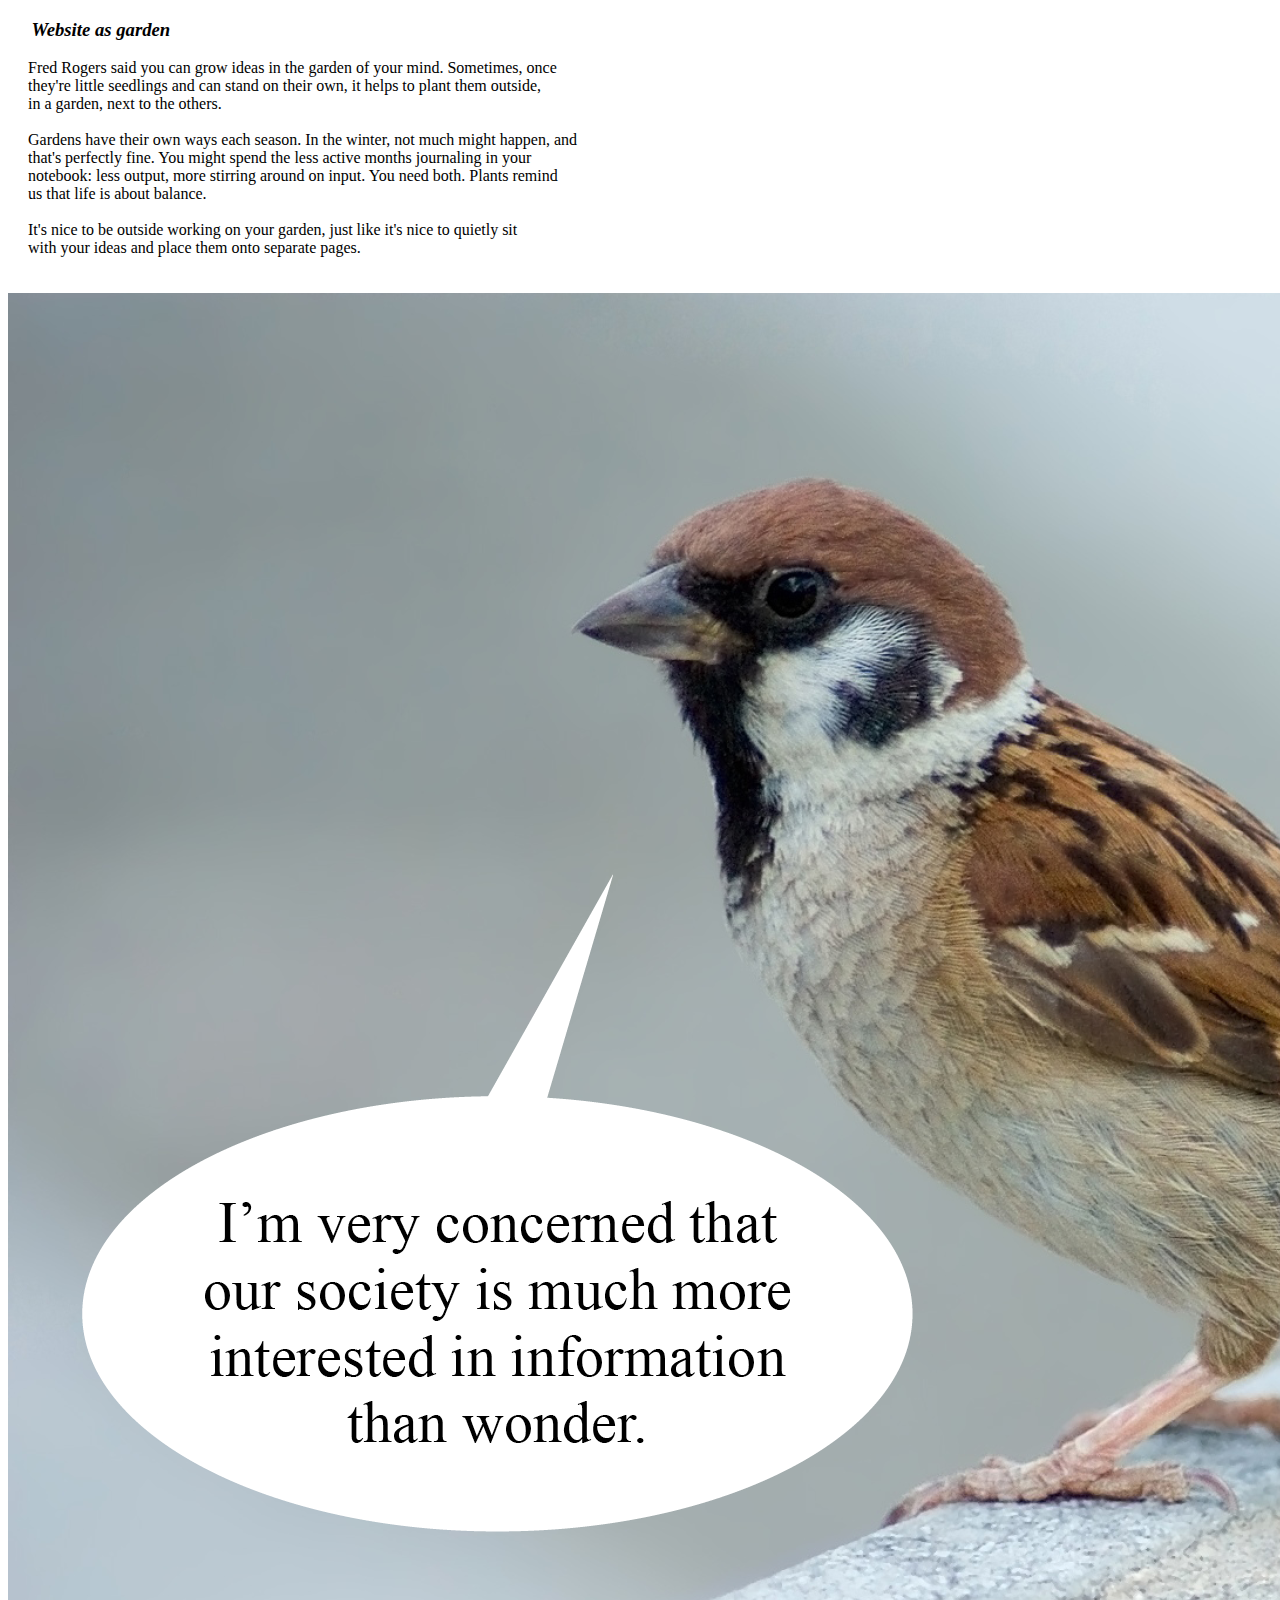
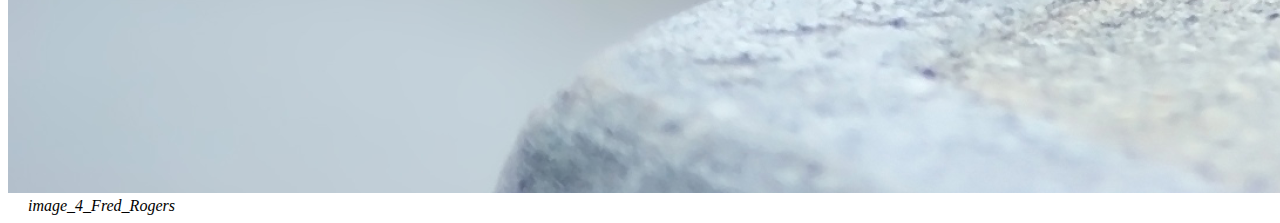
<file: v1/garden.html>
<!DOCTYPE html>
<html lang="en">
<head>
    <meta charset="UTF-8">
    <meta name="viewport" content="width=device-width, initial-scale=1.0">
    <title>Garden</title>
</head>
<body>
    <h3>&nbsp;&nbsp;&nbsp;&nbsp;&nbsp;<em>Website as garden</em></h3>
        &nbsp;&nbsp;&nbsp;&nbsp;&nbsp;Fred Rogers said you can grow ideas in the garden of your mind. Sometimes, once <br> 
        &nbsp;&nbsp;&nbsp;&nbsp;&nbsp;they're little seedlings and can stand on their own, it helps to plant them outside, <br> 
        &nbsp;&nbsp;&nbsp;&nbsp;&nbsp;in a garden, next to the others.<br> 
        <br> 
        &nbsp;&nbsp;&nbsp;&nbsp;&nbsp;Gardens have their own ways each season. In the winter, not much might happen, and <br> 
        &nbsp;&nbsp;&nbsp;&nbsp;&nbsp;that's perfectly fine. You might spend the less active months journaling in your <br> 
        &nbsp;&nbsp;&nbsp;&nbsp;&nbsp;notebook: less output, more stirring around on input. You need both. Plants remind <br> 
        &nbsp;&nbsp;&nbsp;&nbsp;&nbsp;us that life is about balance.<br> 
        <br> 
        &nbsp;&nbsp;&nbsp;&nbsp;&nbsp;It's nice to be outside working on your garden, just like it's nice to quietly sit <br> 
        &nbsp;&nbsp;&nbsp;&nbsp;&nbsp;with your ideas and place them onto separate pages.<br> 
        <br>
        &nbsp;&nbsp;&nbsp;&nbsp;&nbsp;<img src="image_4_Fred_Rogers.png" alt="Fred_Rogers">
        <br>
        &nbsp;&nbsp;&nbsp;&nbsp;&nbsp;<em>image_4_Fred_Rogers</em><br>
</body>
</html>
</file>
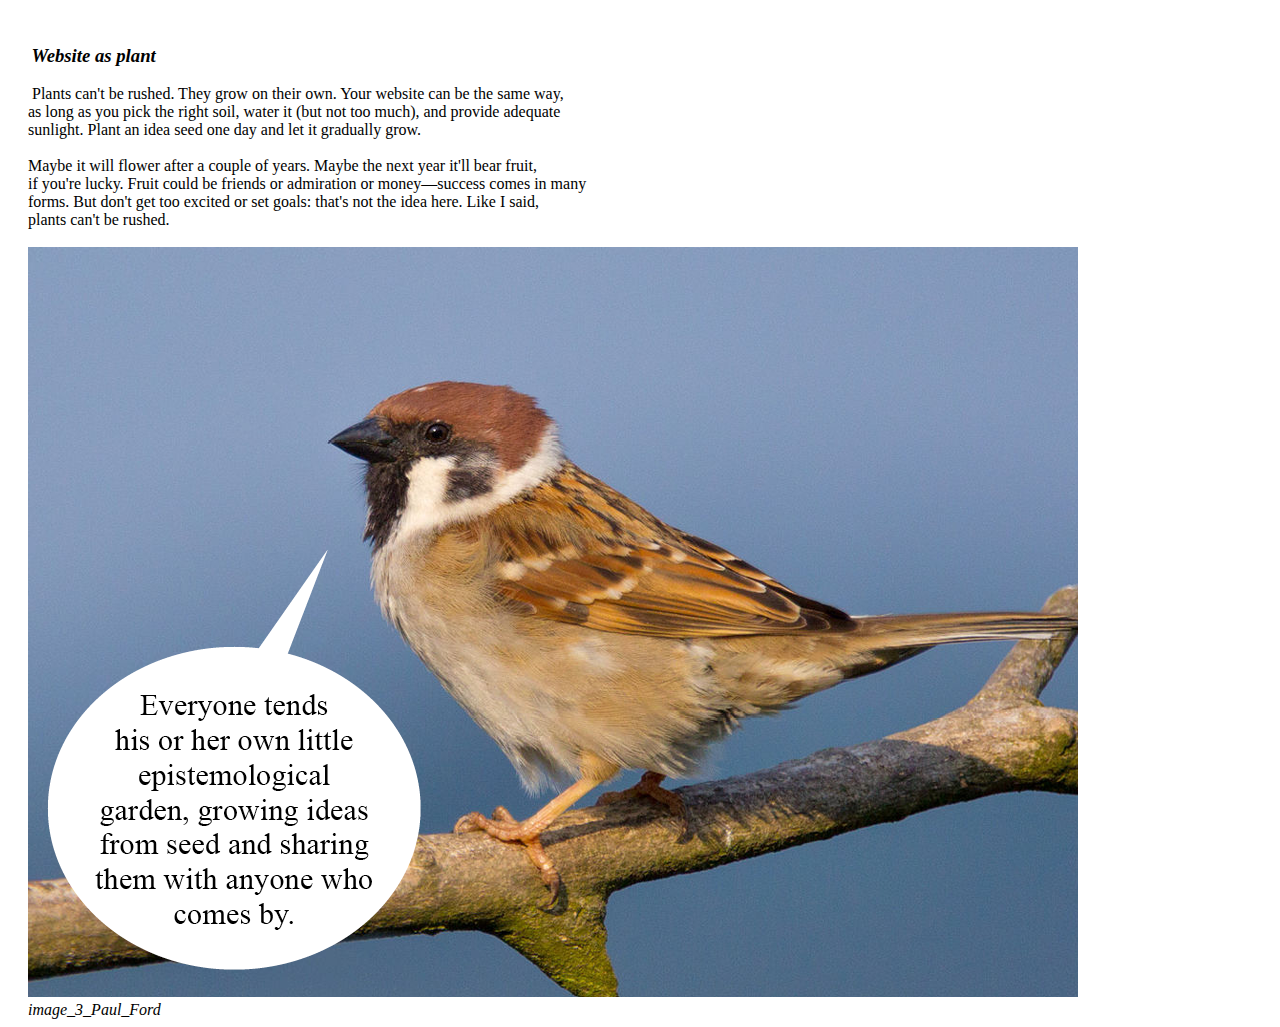
<file: v1/plant.html>
<!DOCTYPE html>
<html lang="en">
<head>
    <meta charset="UTF-8">
    <meta name="viewport" content="width=device-width, initial-scale=1.0">
    <title>Plant</title>
</head>
<body>
    &nbsp;&nbsp;&nbsp;&nbsp;&nbsp;<h3>&nbsp;&nbsp;&nbsp;&nbsp;&nbsp;<em>Website as plant</em></h3>
        &nbsp;&nbsp;&nbsp;&nbsp;&nbsp; Plants can't be rushed. They grow on their own. Your website can be the same way, <br> 
        &nbsp;&nbsp;&nbsp;&nbsp;&nbsp;as long as you pick the right soil, water it (but not too much), and provide adequate <br> 
        &nbsp;&nbsp;&nbsp;&nbsp;&nbsp;sunlight. Plant an idea seed one day and let it gradually grow.<br> 
        <br>
        &nbsp;&nbsp;&nbsp;&nbsp;&nbsp;Maybe it will flower after a couple of years. Maybe the next year it'll bear fruit, <br> 
        &nbsp;&nbsp;&nbsp;&nbsp;&nbsp;if you're lucky. Fruit could be friends or admiration or money—success comes in many <br> 
        &nbsp;&nbsp;&nbsp;&nbsp;&nbsp;forms. But don't get too excited or set goals: that's not the idea here. Like I said, <br> 
        &nbsp;&nbsp;&nbsp;&nbsp;&nbsp;plants can't be rushed.<br> 
        <br>
        &nbsp;&nbsp;&nbsp;&nbsp;&nbsp;<img src="image_3_Paul_Ford.png" alt="Paul_Ford">
        <br>
        &nbsp;&nbsp;&nbsp;&nbsp;&nbsp;<em>image_3_Paul_Ford</em><br> 
</body>
</html>
</file>
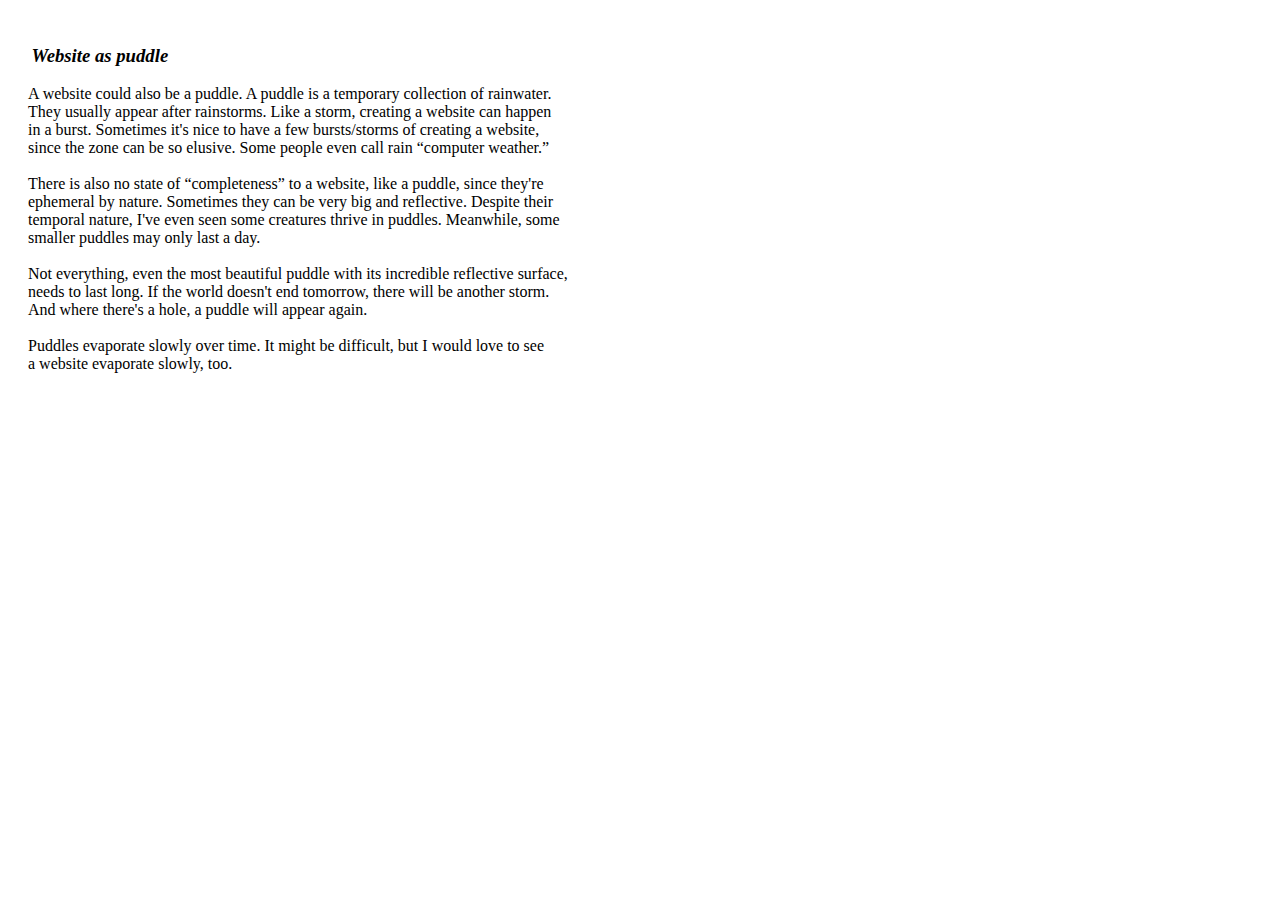
<file: v1/puddle.html>
<!DOCTYPE html>
<html lang="en">
<head>
    <meta charset="UTF-8">
    <meta name="viewport" content="width=device-width, initial-scale=1.0">
    <title>Puddle</title>
</head>
<body>
    &nbsp;&nbsp;&nbsp;&nbsp;&nbsp;<h3>&nbsp;&nbsp;&nbsp;&nbsp;&nbsp;<em>Website as puddle</em></h3>
    &nbsp;&nbsp;&nbsp;&nbsp;&nbsp;A website could also be a puddle. A puddle is a temporary collection of rainwater. <br>
    &nbsp;&nbsp;&nbsp;&nbsp;&nbsp;They usually appear after rainstorms. Like a storm, creating a website can happen <br>
    &nbsp;&nbsp;&nbsp;&nbsp;&nbsp;in a burst. Sometimes it's nice to have a few bursts/storms of creating a website, <br>
    &nbsp;&nbsp;&nbsp;&nbsp;&nbsp;since the zone can be so elusive. Some people even call rain “computer weather.”<br>
    <br>
    &nbsp;&nbsp;&nbsp;&nbsp;&nbsp;There is also no state of “completeness” to a website, like a puddle, since they're <br>
    &nbsp;&nbsp;&nbsp;&nbsp;&nbsp;ephemeral by nature. Sometimes they can be very big and reflective. Despite their <br>
    &nbsp;&nbsp;&nbsp;&nbsp;&nbsp;temporal nature, I've even seen some creatures thrive in puddles. Meanwhile, some <br>
    &nbsp;&nbsp;&nbsp;&nbsp;&nbsp;smaller puddles may only last a day.<br>
    <br>
    &nbsp;&nbsp;&nbsp;&nbsp;&nbsp;Not everything, even the most beautiful puddle with its incredible reflective surface, <br>
    &nbsp;&nbsp;&nbsp;&nbsp;&nbsp;needs to last long. If the world doesn't end tomorrow, there will be another storm. <br>
    &nbsp;&nbsp;&nbsp;&nbsp;&nbsp;And where there's a hole, a puddle will appear again.<br>
    <br>
    &nbsp;&nbsp;&nbsp;&nbsp;&nbsp;Puddles evaporate slowly over time. It might be difficult, but I would love to see <br>
    &nbsp;&nbsp;&nbsp;&nbsp;&nbsp;a website evaporate slowly, too.<br>
</body>
</html>
</file>
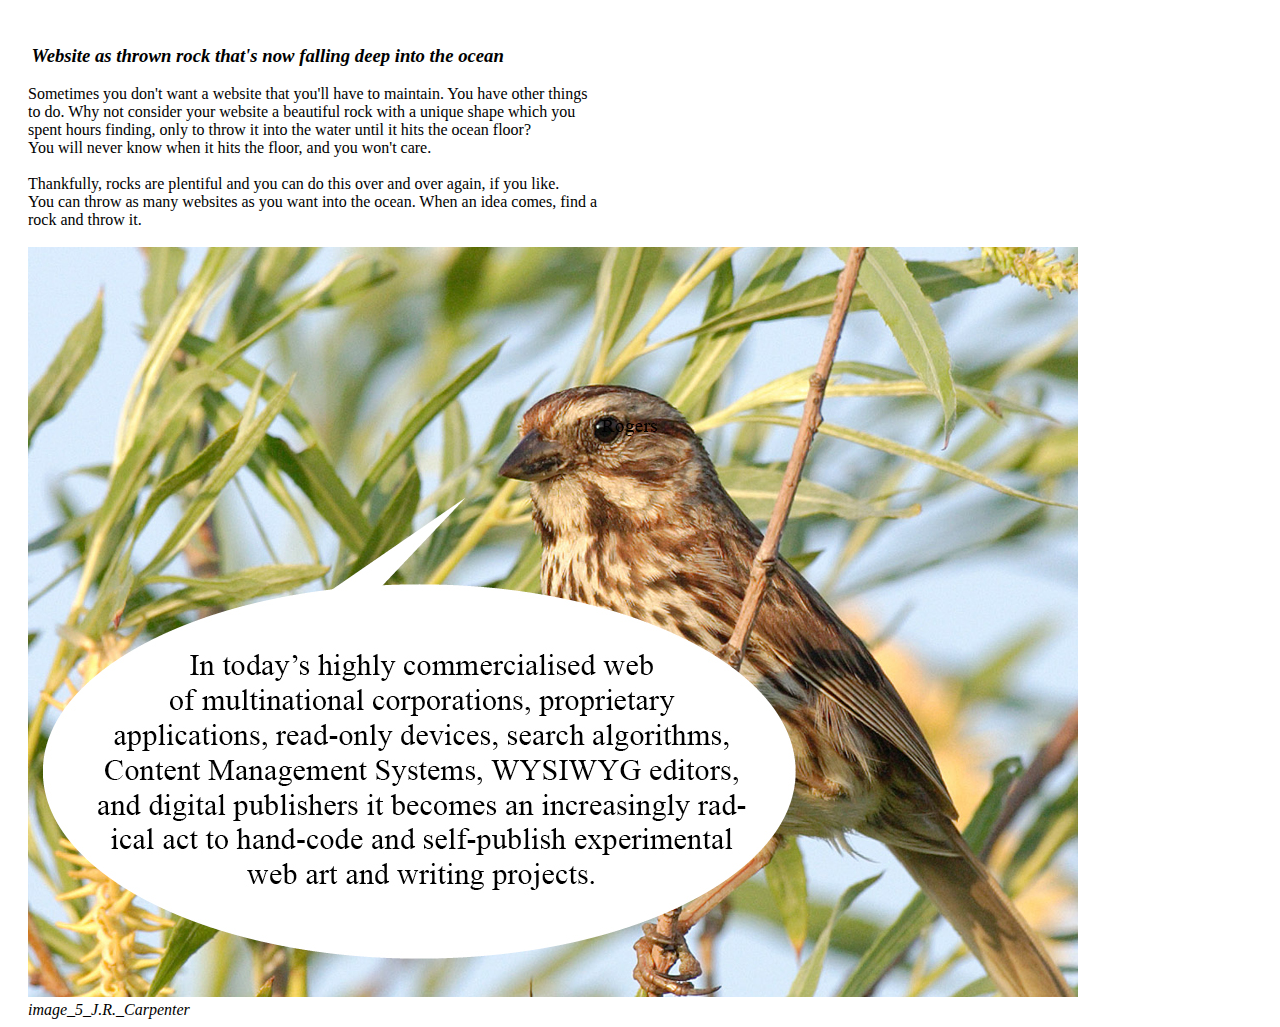
<file: v1/rock.html>
<!DOCTYPE html>
<html lang="en">
<head>
    <meta charset="UTF-8">
    <meta name="viewport" content="width=device-width, initial-scale=1.0">
    <title>Rock</title>
</head>
<body>
    &nbsp;&nbsp;&nbsp;&nbsp;&nbsp;<h3>&nbsp;&nbsp;&nbsp;&nbsp;&nbsp;<em>Website as thrown rock that's now falling deep into the ocean</em></h3>
    &nbsp;&nbsp;&nbsp;&nbsp;&nbsp;Sometimes you don't want a website that you'll have to maintain. You have other things <br>
    &nbsp;&nbsp;&nbsp;&nbsp;&nbsp;to do. Why not consider your website a beautiful rock with a unique shape which you <br>
    &nbsp;&nbsp;&nbsp;&nbsp;&nbsp;spent hours finding, only to throw it into the water until it hits the ocean floor? <br>
    &nbsp;&nbsp;&nbsp;&nbsp;&nbsp;You will never know when it hits the floor, and you won't care.<br>
    <br>
    &nbsp;&nbsp;&nbsp;&nbsp;&nbsp;Thankfully, rocks are plentiful and you can do this over and over again, if you like. <br>
    &nbsp;&nbsp;&nbsp;&nbsp;&nbsp;You can throw as many websites as you want into the ocean. When an idea comes, find a <br>
    &nbsp;&nbsp;&nbsp;&nbsp;&nbsp;rock and throw it.<br>
    <br>
    &nbsp;&nbsp;&nbsp;&nbsp;&nbsp;<img src="image_5_J.R._Carpenter.jpg" alt="J.R._Carpenter">
    <br>
    &nbsp;&nbsp;&nbsp;&nbsp;&nbsp;<em>image_5_J.R._Carpenter</em><br>
</body>
</html>
</file>
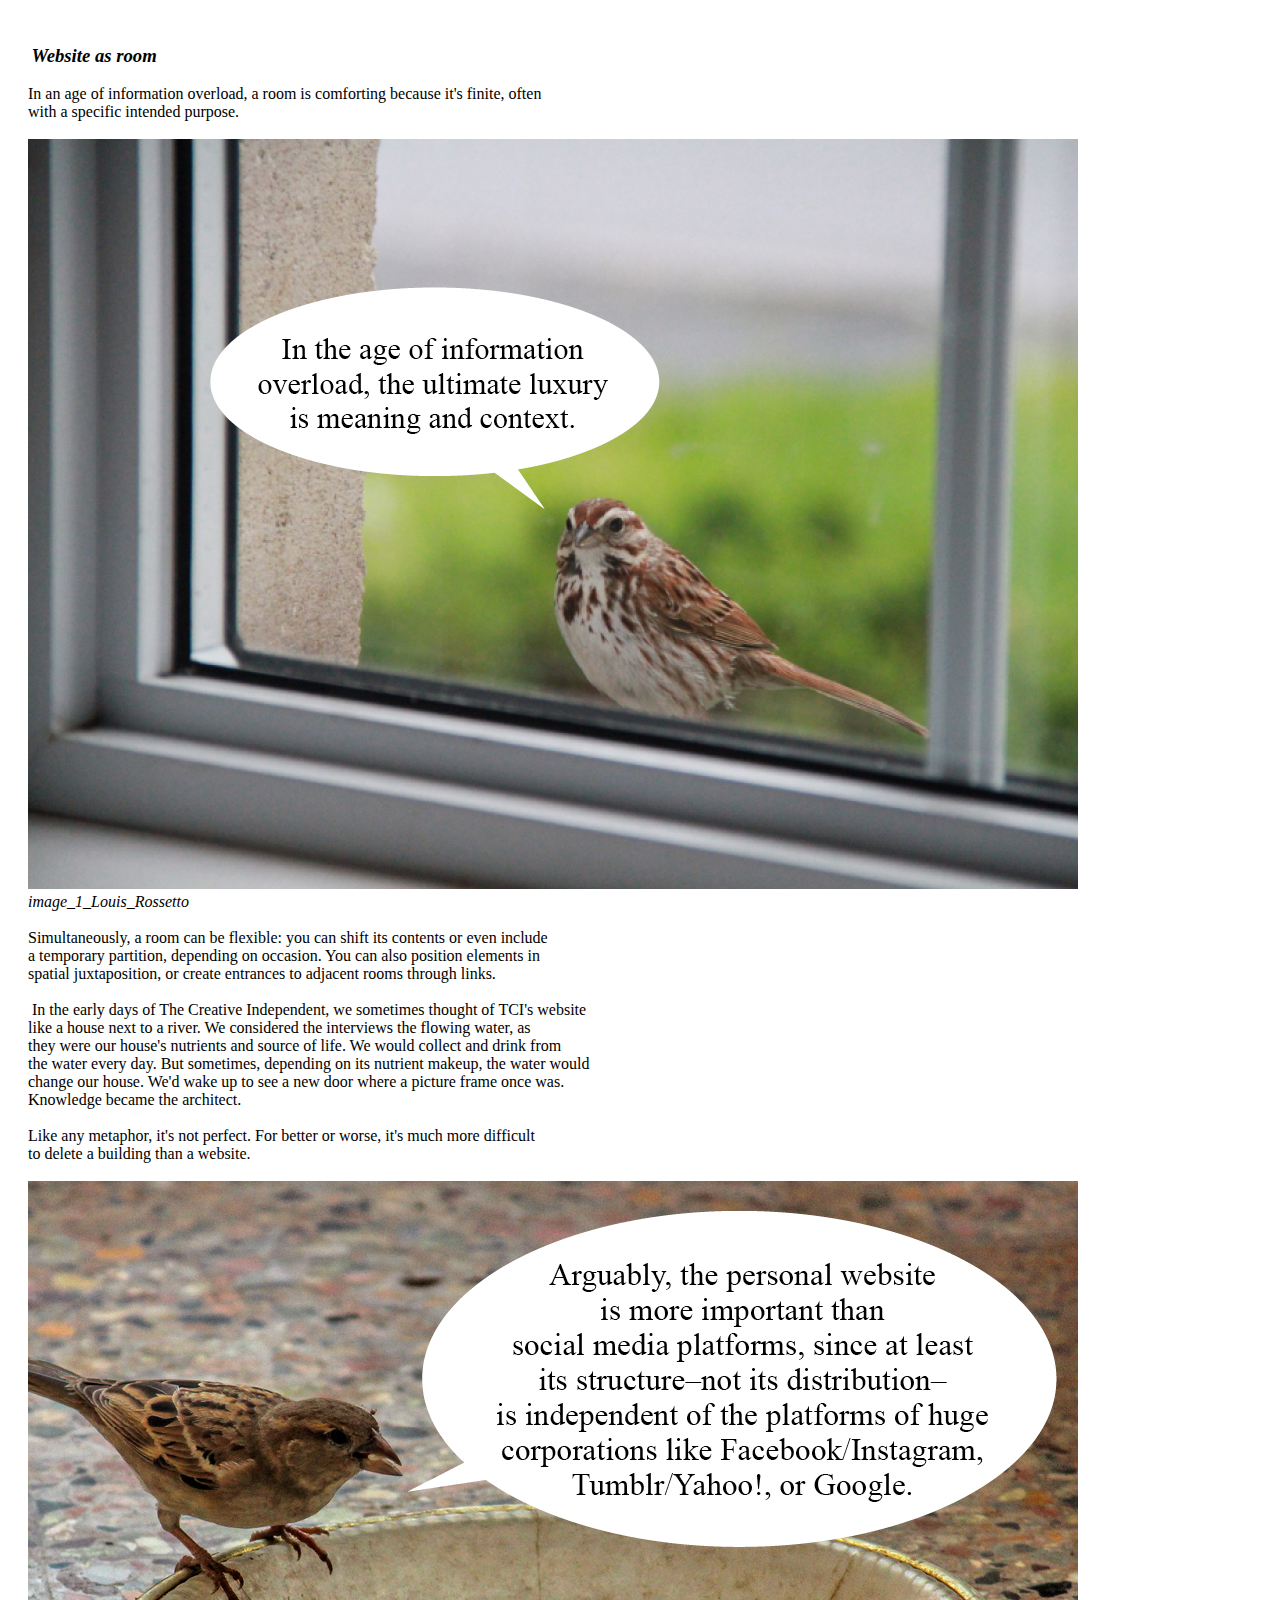
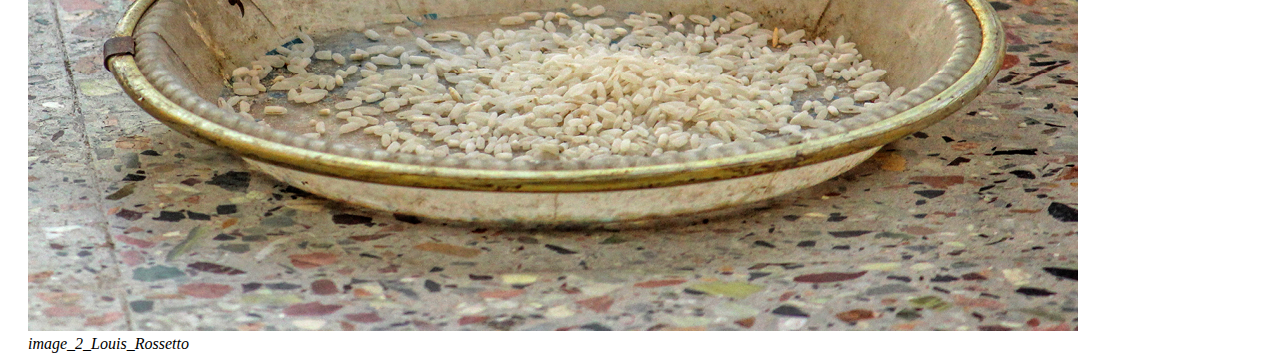
<file: v1/room.html>
<!DOCTYPE html>
<html lang="en">
<head>
    <meta charset="UTF-8">
    <meta name="viewport" content="width=device-width, initial-scale=1.0">
    <title>Room</title>
</head>
<body>
    &nbsp;&nbsp;&nbsp;&nbsp;&nbsp;<h3>&nbsp;&nbsp;&nbsp;&nbsp;&nbsp;<em>Website as room</em></h3>
        &nbsp;&nbsp;&nbsp;&nbsp;&nbsp;In an age of information overload, a room is comforting because it's finite, often <br> 
        &nbsp;&nbsp;&nbsp;&nbsp;&nbsp;with a specific intended purpose.<br> 
        <br> 
        &nbsp;&nbsp;&nbsp;&nbsp;&nbsp;<img src="image_1_Louis_Rossetto.jpg" alt="Louis_Rossetto"><br>&nbsp;&nbsp;&nbsp;&nbsp;&nbsp;<em>image_1_Louis_Rossetto</em><br> 
        <br> 
        &nbsp;&nbsp;&nbsp;&nbsp;&nbsp;Simultaneously, a room can be flexible: you can shift its contents or even include <br> 
        &nbsp;&nbsp;&nbsp;&nbsp;&nbsp;a temporary partition, depending on occasion. You can also position elements in <br> 
        &nbsp;&nbsp;&nbsp;&nbsp;&nbsp;spatial juxtaposition, or create entrances to adjacent rooms through links.<br> 
        <br> 
        &nbsp;&nbsp;&nbsp;&nbsp;&nbsp; In the early days of The Creative Independent, we sometimes thought of TCI's website <br> 
        &nbsp;&nbsp;&nbsp;&nbsp;&nbsp;like a house next to a river. We considered the interviews the flowing water, as <br> 
        &nbsp;&nbsp;&nbsp;&nbsp;&nbsp;they were our house's nutrients and source of life. We would collect and drink from <br> 
        &nbsp;&nbsp;&nbsp;&nbsp;&nbsp;the water every day. But sometimes, depending on its nutrient makeup, the water would <br> 
        &nbsp;&nbsp;&nbsp;&nbsp;&nbsp;change our house. We'd wake up to see a new door where a picture frame once was. <br> 
        &nbsp;&nbsp;&nbsp;&nbsp;&nbsp;Knowledge became the architect.<br> 
        <br> 
        &nbsp;&nbsp;&nbsp;&nbsp;&nbsp;Like any metaphor, it's not perfect. For better or worse, it's much more difficult <br> 
        &nbsp;&nbsp;&nbsp;&nbsp;&nbsp;to delete a building than a website.<br> 
        <br>
        &nbsp;&nbsp;&nbsp;&nbsp;&nbsp;<img src="image_2_Orit_Gat.jpg" alt="Orit_Gat"><br>
        &nbsp;&nbsp;&nbsp;&nbsp;&nbsp;<em>image_2_Louis_Rossetto</em><br>
</body>
</html>
</file>
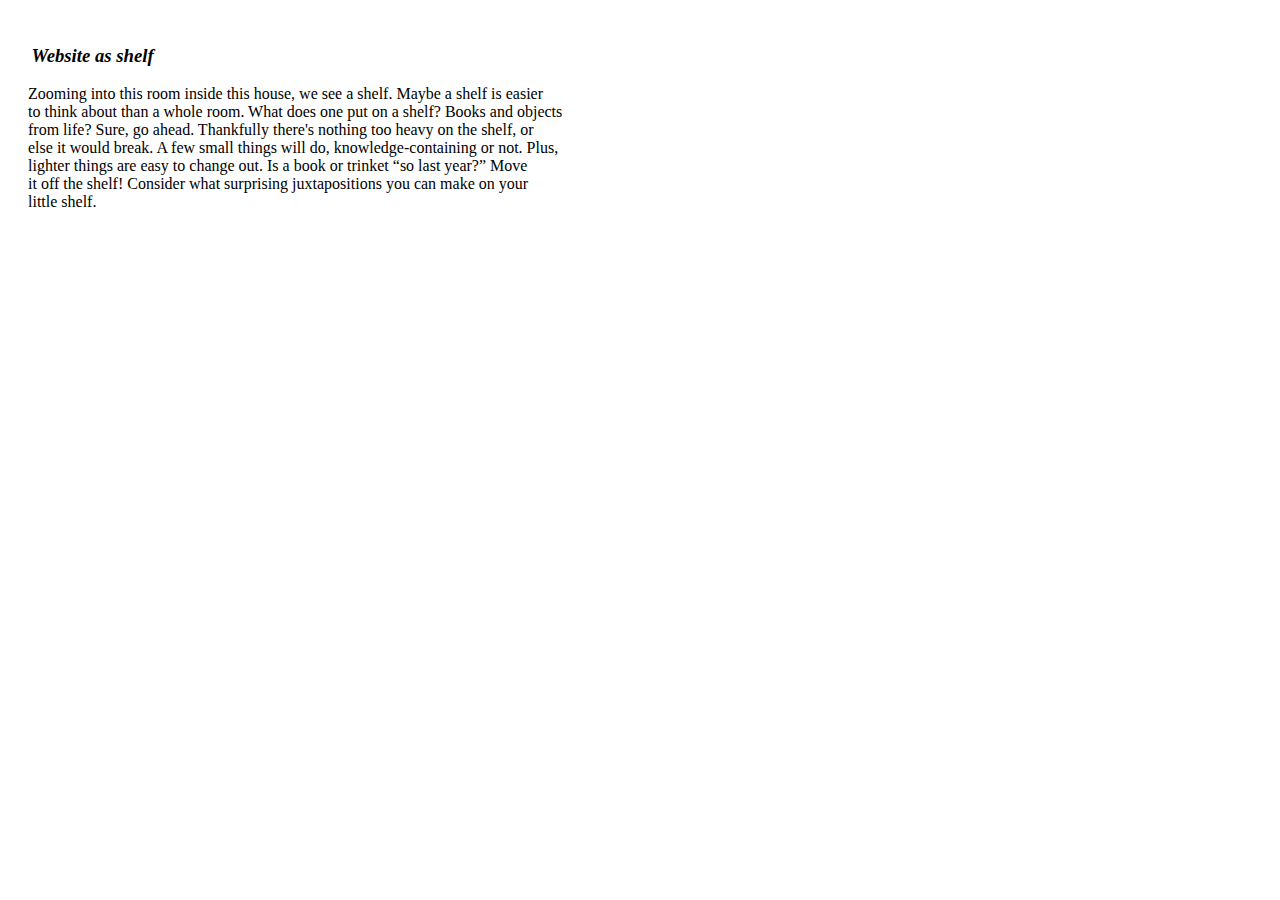
<file: v1/shelf.html>
<!DOCTYPE html>
<html lang="en">
<head>
    <meta charset="UTF-8">
    <meta name="viewport" content="width=device-width, initial-scale=1.0">
    <title>Shelf</title>
</head>
<body>
    &nbsp;&nbsp;&nbsp;&nbsp;&nbsp;<h3>&nbsp;&nbsp;&nbsp;&nbsp;&nbsp;<em>Website as shelf</em></h3>
    &nbsp;&nbsp;&nbsp;&nbsp;&nbsp;Zooming into this room inside this house, we see a shelf. Maybe a shelf is easier <br> 
    &nbsp;&nbsp;&nbsp;&nbsp;&nbsp;to think about than a whole room. What does one put on a shelf? Books and objects <br> 
    &nbsp;&nbsp;&nbsp;&nbsp;&nbsp;from life? Sure, go ahead. Thankfully there's nothing too heavy on the shelf, or <br> 
    &nbsp;&nbsp;&nbsp;&nbsp;&nbsp;else it would break. A few small things will do, knowledge-containing or not. Plus, <br> 
    &nbsp;&nbsp;&nbsp;&nbsp;&nbsp;lighter things are easy to change out. Is a book or trinket “so last year?” Move <br> 
    &nbsp;&nbsp;&nbsp;&nbsp;&nbsp;it off the shelf! Consider what surprising juxtapositions you can make on your <br> 
    &nbsp;&nbsp;&nbsp;&nbsp;&nbsp;little shelf.<br> 
    <br> 
</body>
</html>
</file>
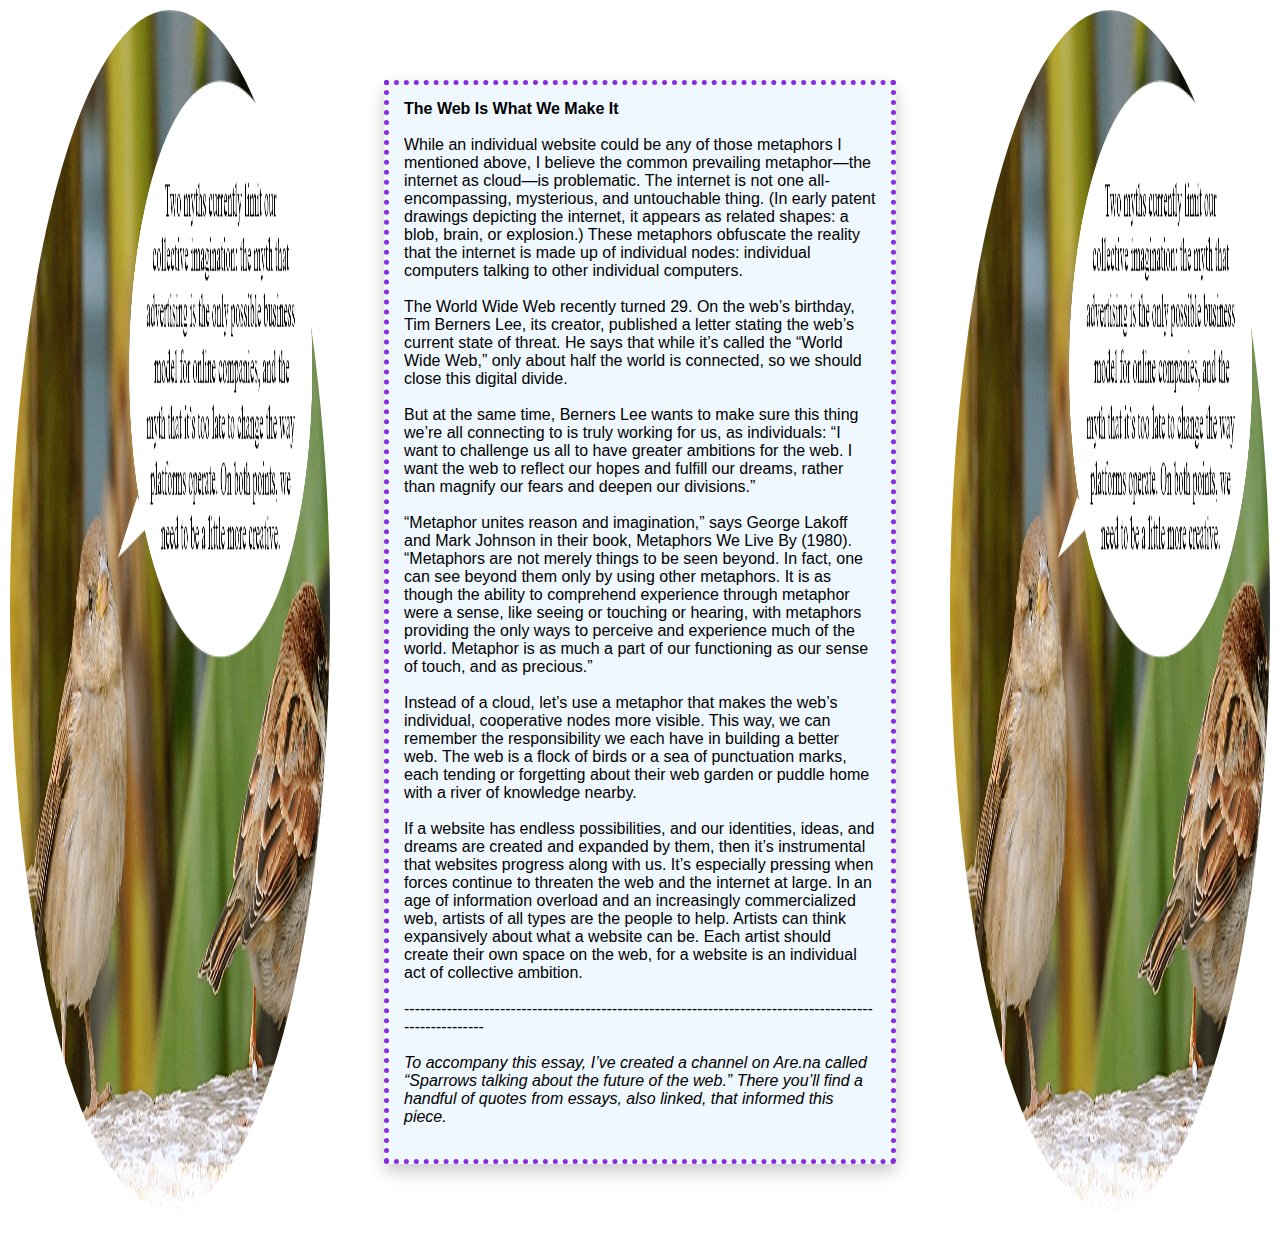
<file: v2/final.html>
<!DOCTYPE html>
<html lang="en">
<head>
    <meta charset="UTF-8">
    <meta name="viewport" content="width=device-width, initial-scale=1.0">
    <title>TheWebIWhatWeMakeIt</title>
</head>

<style>

*{
        margin:0;
        padding:0;
        box-sizing: border-box;
        font-family: Arial, Helvetica, sans-serif;
    }




    .content{
        margin-left: auto;
        margin-right: auto;
        margin-top: 80px;
        margin-bottom: 80px;
        padding: 15px;
        box-shadow: 0px 8px 16px 0px rgba(0,0,0,0.2);
        background-color: aliceblue;
        border: 5px dotted blueviolet;
        display: block;
        width: 40%;
        z-index: 2;
        
    
    }


    .my_div1{
        position:absolute;
        top: 10px;
        left:10px;
        height: 1200px;
        width:25%;
        animation-name: my-animation;
			animation-duration: 3s;
			animation-iteration-count: infinite;
			animation-direction: alternate;
			animation-timing-function: ease-in-out;
            object-fit: fill;
   

    }

    @keyframes my-animation {
			0% {
				height: 800px;
                border-radius: 50%;
                background-color: rgb(0, 242, 255);
			}
			50% {
				height: 1400px;
				background-color: rgb(30, 18, 204);
                border-radius: 0%;
			}
			100% {
				height: 200px;
				background-color: rgb(0, 242, 255);
				border-radius: 50%;
            }
        }
    
    .my_div2{
        position:absolute;
        top: 10px;
        right:10px;
        height: 1200px;
        width:25%;
        animation-name: your-animation;
			animation-duration: 3s;
			animation-iteration-count: infinite;
			animation-direction: alternate;
			animation-timing-function: ease-in-out;
            object-fit: fill;
   

    }

    @keyframes your-animation {
			0% {
				height: 200px;
                border-radius: 50%;
                background-color: rgb(0, 242, 255);
			}
			50% {
				height: 1400px;
				background-color: rgb(30, 18, 204);
                border-radius: 0%;
			}
			100% {
				height: 800px;
				background-color: rgb(0, 242, 255);
				border-radius: 50%;
            }
        }

        img{
            object-fit: fill;
        }

    .my_div1 img{
        height: 100%;
        width: 100%;
        border-radius: 50%;

    }

    .my_div2 img{
        height: 100%;
        width: 100%;
        border-radius: 50%;
    }


</style>




<body>
    <div class="content">
        <p><strong>The Web Is What We Make It</strong><br><br></p>
        <p>While an individual website could be any of those metaphors I mentioned above, I believe the common prevailing metaphor—the internet as cloud—is problematic. The internet is not one all-encompassing, mysterious, and untouchable thing. (In early patent drawings depicting the internet, it appears as related shapes: a blob, brain, or explosion.) These metaphors obfuscate the reality that the internet is made up of individual nodes: individual computers talking to other individual computers. <br><br>
            
            The World Wide Web recently turned 29. On the web’s birthday, Tim Berners Lee, its creator, published a letter stating the web’s current state of threat. He says that while it’s called the “World Wide Web,” only about half the world is connected, so we should close this digital divide. <br><br>
            But at the same time, Berners Lee wants to make sure this thing we’re all connecting to is truly working for us, as individuals: “I want to challenge us all to have greater ambitions for the web. I want the web to reflect our hopes and fulfill our dreams, rather than magnify our fears and deepen our divisions.” <br><br>
            
            “Metaphor unites reason and imagination,” says George Lakoff and Mark Johnson in their book, Metaphors We Live By (1980). “Metaphors are not merely things to be seen beyond. In fact, one can see beyond them only by using other metaphors. It is as though the ability to comprehend experience through metaphor were a sense, like seeing or touching or hearing, with metaphors providing the only ways to perceive and experience much of the world. Metaphor is as much a part of our functioning as our sense of touch, and as precious.” <br><br>
            Instead of a cloud, let’s use a metaphor that makes the web’s individual, cooperative nodes more visible. This way, we can remember the responsibility we each have in building a better web. The web is a flock of birds or a sea of punctuation marks, each tending or forgetting about their web garden or puddle home with a river of knowledge nearby. <br><br>
            If a website has endless possibilities, and our identities, ideas, and dreams are created and expanded by them, then it’s instrumental that websites progress along with us. It’s especially pressing when forces continue to threaten the web and the internet at large. In an age of information overload and an increasingly commercialized web, artists of all types are the people to help. Artists can think expansively about what a website can be. Each artist should create their own space on the web, for a website is an individual act of collective ambition. <br><br>
            -------------------------------------------------------------------------------------------------------<br><br>
            <i>To accompany this essay, I’ve created a channel on Are.na called “Sparrows talking about the future of the web.” There you’ll find a handful of quotes from essays, also linked, that informed this piece. <br><br>
            </i>
        </p>


    </div>

    <div class="my_div1"><img src="image_8_Tim_Berners_Lee.png"></div>
    <div class="my_div2"><img src="image_8_Tim_Berners_Lee.png"></div>
</body>
</html>
</file>
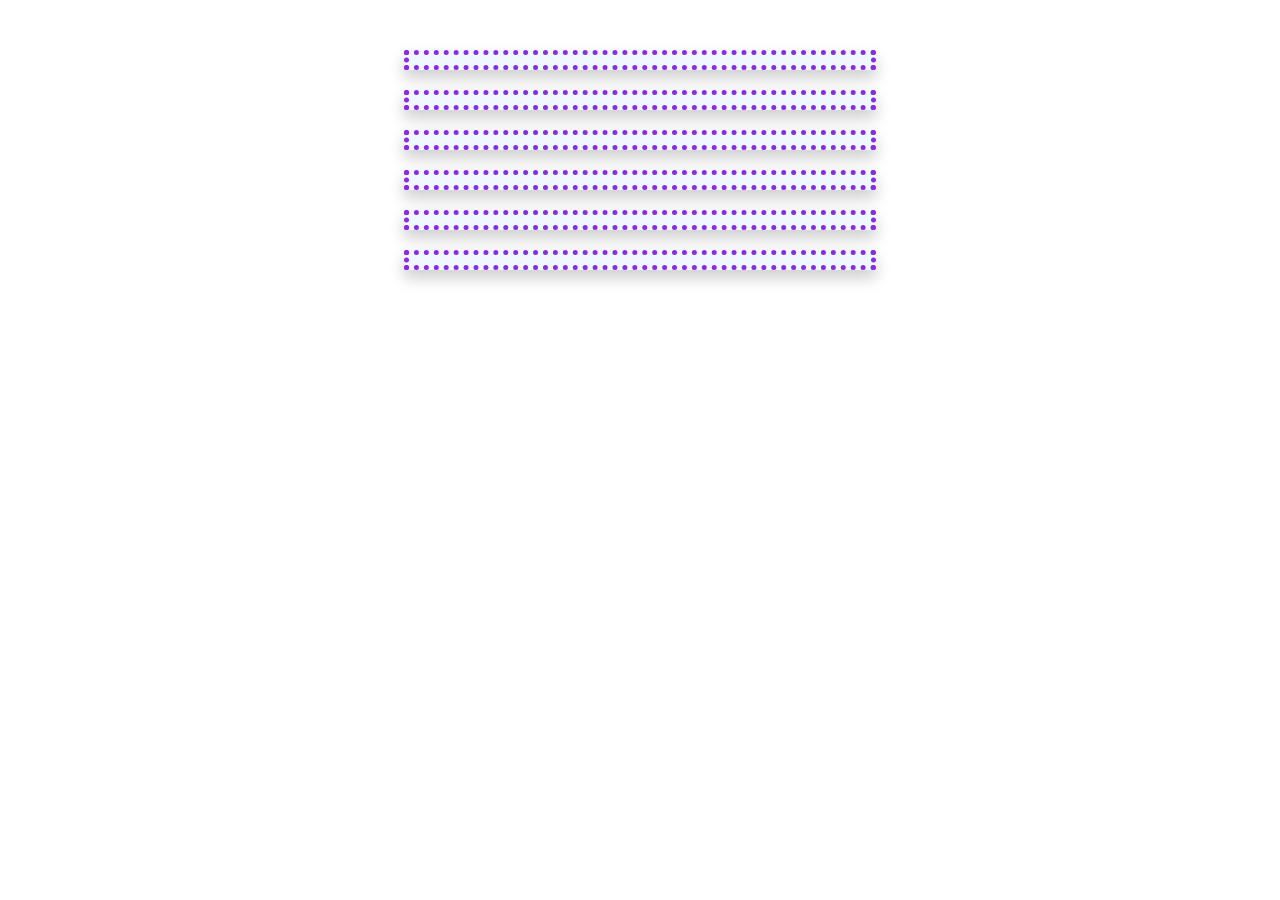
<file: v2/intro.html>
<!DOCTYPE html>
<html lang="en">
<head>
    <meta charset="UTF-8">
    <meta name="viewport" content="width=device-width, initial-scale=1.0">
    <title>Introduction</title>
</head>
<style>
    *{
        margin: 0;
        padding: 0;
        box-sizing: border-box;
        font-family: Arial, Helvetica, sans-serif;
        line-height: 120%;
        
    }

    
    .big_div{
        margin-left: auto;
        margin-right: auto;
        margin-top: 30px;
 
        display: table;
        width: 40%;
       

    }



    .dropdown {
        margin: auto;
        height: 20px;
        box-shadow: 0px 8px 16px 0px rgba(0,0,0,0.2);
        margin: 20px;
        background-color: aliceblue;
        border: 5px dotted blueviolet;
        transition: height 0.25s;

        
    }

    .dropdown-content {
        display: none;
        margin: 10px;
  
        color:black;
        min-width: 500px;
        padding: 12px 16px;
        transition-delay:0.3s;
        transition:0.5s;

       

   

    }
    .dropdown:hover {
        display: block;
        height: 350px;

        
    }

    .dropdown:hover .dropdown-content{
        display:block;

       

    }
    .not-dropdown{
        margin: auto;
        height: 20px;
        box-shadow: 0px 8px 16px 0px rgba(0,0,0,0.2);
        margin: 20px;
        background-color: aliceblue;
        border: 5px dotted blueviolet;
    }
    .not-dropdown:hover {
        display: block;
        height: 75px;

    }
    .not-dropdown:hover .dropdown-content{
        display:block;
    }
        
    a{
        text-decoration: none;
        color:black
    }

    </style>
<body>
    <div class="big_div">
    <div class="dropdown">
        <div class="dropdown-content">
        <p1>For the past handful of years, I've been teaching courses about interactive design and the internet.<br><br>
            I teach within art departments at universities, so we learn about the internet's impact on art—and vice 
            versa—and how technological advance often coincides with artistic development.<br><br>
            In class, we make websites. To do this, we learn the elemental markup and code 
            languages of the web—HTML, CSS, and some JavaScript.<br><br>
            </p1>
        </div>
    </div>
        <div class="dropdown">
            <div class="dropdown-content">
            <p1>This sparked my own questioning. “What is a website, anyway?” It's easy to forget. 
            Today there are millions of ways to make a website, and the abundance is daunting. 
            But at its core, a website is still the same as ever before:<br><br>
            A website is a file or bundle of files living on a server somewhere. A server is a 
            computer that's always connected to the internet, so that when someone types your 
            RL in, the server will offer up your website. Usually you have to pay for a server.
             You also have to pay for a domain name, which is an understandable piece of language 
             that points to an IP. An IP is a string of numbers that is an address to your server.<br><br>
            </p1>
         </div>
    </div>
    <div class="dropdown">
        <div class="dropdown-content">
        <p1>
            Links (rendered default blue and underlined—they're the hypertext “HT” in HTML) 
            are the oxygen of the web. Not all websites have links, but all links connect to
             other webpages, within the same site or elsewhere.<br><br>
            But my students already know this! So when they ask me about actually making a 
            website, they are referring to a website in the world … today.<br><br>
            It's healthy to acknowledge today's web is much different than the web many of 
            us grew up using. So when they ask how to make a website (despite having already 
            “learned”), they are alluding to the technological friction and social pressures 
            that often come along with creating and maintaining a website in 2018.<br><br>

        </p1>
        </div>
    </div>


    <div class="dropdown">
        <div class="dropdown-content">
        <p1>
            Although they may seem initially accommodating and convenient to their users, 
            universally popular social media sites—like Facebook, Instagram, Snapchat, and
             Pinterest—are private companies that prioritize advertising above their users 
             needs. Their users' happiness is not the primary focus, so it's perfectly normal 
             for you to feel anxiety when using or even thinking about social media. In this
              age of digital cacophony dominated by these platforms, no one is looking out 
              for you… but you. It makes perfect sense, then, when individuals tell me they 
              want their website to do the job of “setting the record straight” on who they 
              are and what they do.<br><br>

        </p1>
        </div>
    </div>

    <div class="dropdown">
        <div class="dropdown-content">
        <p1>
            However, clarity is one of many possible intentions for a website. There are other 
            legitimate states of mind capable of communication—a surprising, memorable, 
            monumental, soothing, shocking, unpredictable, radically boring, bizarre, mind-blowing, 
            very quiet and subtle, and/or amazing website could work. You also need not limit 
            yourself to only one website—as perhaps you'd like to confuse or surprise with 
            multiple.<br><br>
            My favorite aspect of websites is their duality: they're both subject and object at 
            once. In other words, a website creator becomes both author and architect simultaneously. 
            There are endless possibilities as to what a website could be. What kind of room is 
            a website? Or is a website more like a house? A boat? A cloud? A garden? A puddle? 
            Whatever it is, there's potential for a self-reflexive feedback loop: when you put 
            energy into a website, in turn the website helps form your own identity.<br><br>
        <br><br>

        </p1>
        </div>
    </div>
  

    <div class="not-dropdown">
        <div class="dropdown-content">
        <p1>
            <a href="second.html"><i><u>Why Have a Website?</u></i></a>
        <br><br>

        </p1>
        </div>
    </div>


</div>


    
</body>
</html>
</file>
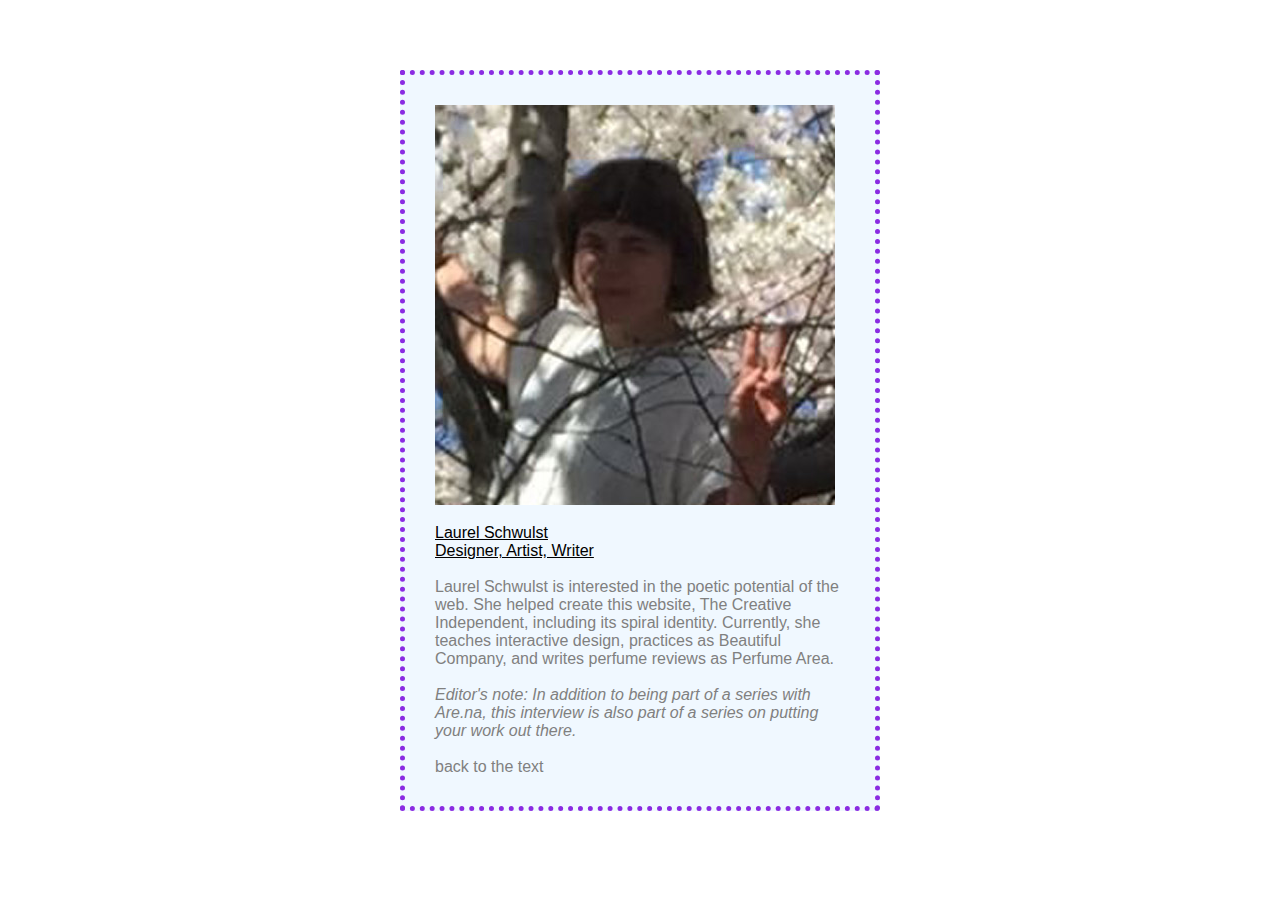
<file: v2/Schwulst.html>
<!DOCTYPE html>
<html lang="en">
<head>
    <meta charset="UTF-8">
    <meta name="viewport" content="width=device-width, initial-scale=1.0">
    <title>About_Author</title>
</head>
    <style>

        *{
            margin: 0;
            padding: 0;
            box-sizing: border-box;
            font-family: Arial, Helvetica, sans-serif;
            font-weight: lighter;
        }

        .author_photo{
            margin: 5px;
            padding: 5px;
            position: relative;
            object-fit: contain;
            
            

        }

        .big_box{
            border: blueviolet 5px dotted;
            background-color: aliceblue;
            
            padding: 20px 20px 20px 20px;
            margin: 70px 400px 10px 400px;
            position: relative;

        }

        .text_box{
            margin: 5px;
            padding: 5px;
        }

        .p2{
            max-width: 40px;
        }

        a{
            color: grey;
            text-decoration: none;
        }






        </style>



<body>
    
    <div class="big_box">
        <div class="author_photo">
            <img src="Schwulst_image.jpg">
            </div>
        <div class="text_box">
            <p1><strong><u>Laurel Schwulst</strong><br>
                <span style="word-spacing: 150%;">Designer, Artist, Writer</span></u>
                </p1><br><br>
            <p2><span style="color: grey;">Laurel Schwulst is interested in the poetic potential of the web. 
                She helped create this website, The Creative Independent, including its spiral identity. 
                Currently, she teaches interactive design, practices as Beautiful Company, 
                and writes perfume reviews as Perfume Area.<br><br>

                <i>Editor's note: In addition to being part of a series with Are.na, 
                this interview is also part of a series on putting your work out there.</i><span>
                </p2><br><br>
            <p3><a href="index.html">back to the text</a></p3>    

            </div>
    </div>
</body>
</html>
</file>
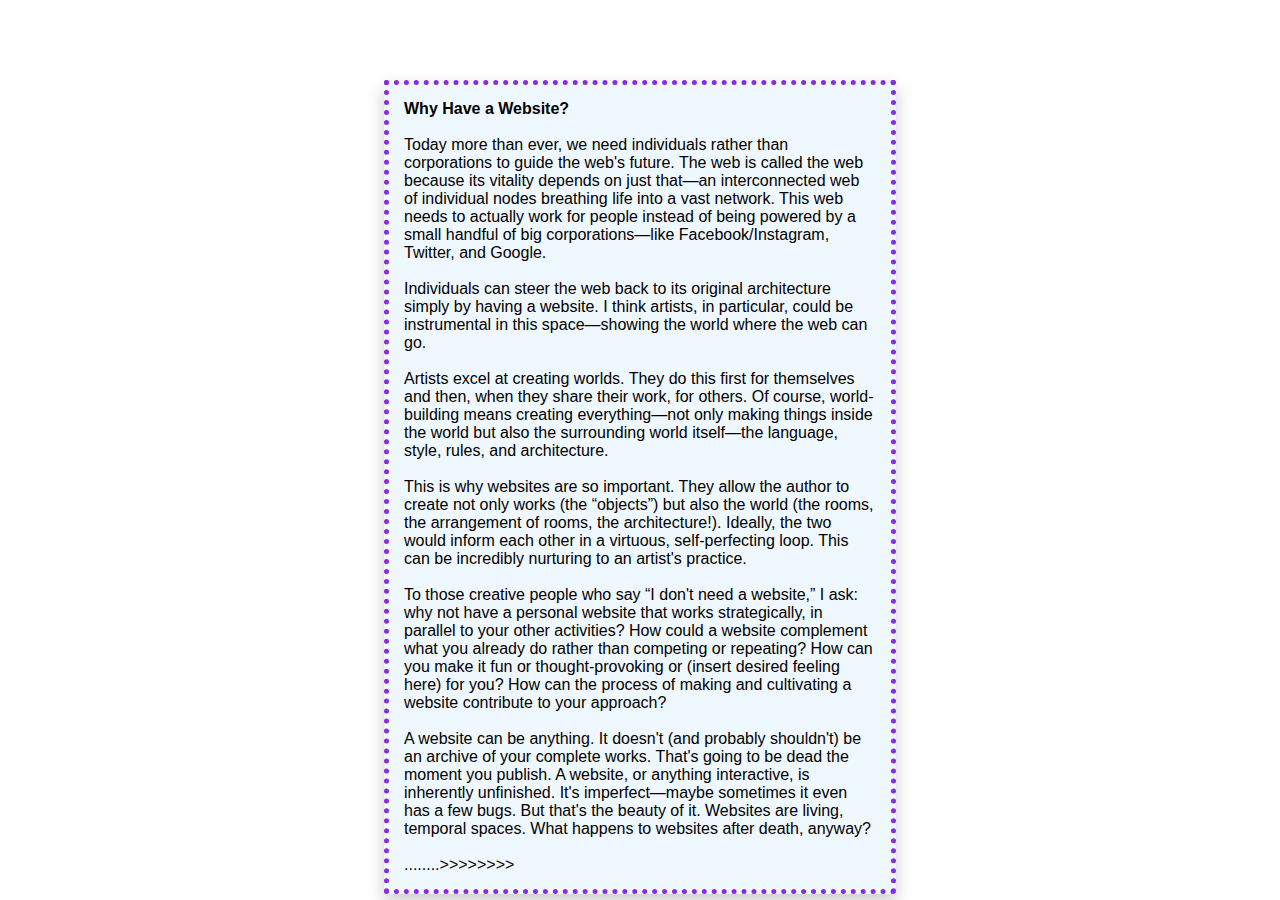
<file: v2/second.html>
<!DOCTYPE html>
<html lang="en">
<head>
    <meta charset="UTF-8">
    <meta name="viewport" content="width=device-width, initial-scale=1.0">
    <title>WhyHaveAWebsite?</title>
</head>

<style>

    *{
        margin:0;
        padding:0;
        box-sizing: border-box;
        font-family: Arial, Helvetica, sans-serif;
    }


    .content{
        margin-left: auto;
        margin-right: auto;
        margin-top: 80px;
        padding: 15px;
        box-shadow: 0px 8px 16px 0px rgba(0,0,0,0.2);
        background-color: aliceblue;
        border: 5px dotted blueviolet;
        display: block;
        width: 40%;
        z-index: 2;
        
    
    }
    a{
        text-decoration: none;
        color:black
    }


    .my_div1{
        position:absolute;
        top: 10px;
        left:10px;
        height: 800px;
        width:20%;
        animation-name: my-animation;
			animation-duration: 3s;
			animation-iteration-count: infinite;
			animation-direction: alternate;
			animation-timing-function: ease-in-out;
   

    }

    @keyframes my-animation {
			0% {
				height: 800px;
                border-radius: 50%;
                background-color: rgb(0, 242, 255);
			}
			50% {
				height: 1000px;
				background-color: rgb(30, 18, 204);
                border-radius: 0%;
			}
			100% {
				height: 200px;
				background-color: rgb(0, 242, 255);
				border-radius: 50%;
            }
        }
    
    .my_div2{
        position:absolute;
        top: 10px;
        right:10px;
        height: 800px;
        width:20%;
        animation-name: your-animation;
			animation-duration: 3s;
			animation-iteration-count: infinite;
			animation-direction: alternate;
			animation-timing-function: ease-in-out;
   

    }

    @keyframes your-animation {
			0% {
				height: 200px;
                border-radius: 50%;
                background-color: rgb(0, 242, 255);
			}
			50% {
				height: 1000px;
				background-color: rgb(30, 18, 204);
                border-radius: 0%;
			}
			100% {
				height: 800px;
				background-color: rgb(0, 242, 255);
				border-radius: 50%;
            }
        }
    












</style>

<body>
    <div class="content">
        <p><strong>Why Have a Website?</strong><br><br></p>
        <p>Today more than ever, we need individuals rather than corporations to guide the web's future. 
            The web is called the web because its vitality depends on just that—an interconnected web of 
            individual nodes breathing life into a vast network. This web needs to actually work for people
             instead of being powered by a small handful of big corporations—like Facebook/Instagram, 
             Twitter, and Google.<br><br>
            Individuals can steer the web back to its original architecture simply by having a website. 
            I think artists, in particular, could be instrumental in this space—showing the world where 
            the web can go.<br><br>
            Artists excel at creating worlds. They do this first for themselves and then, when they share 
            their work, for others. Of course, world-building means creating everything—not only making 
            things inside the world but also the surrounding world itself—the language, style, rules, and 
            architecture.<br><br>
        </p>

        <p>
            This is why websites are so important. They allow the author to create not only works (the “objects”) 
            but also the world (the rooms, the arrangement of rooms, the architecture!). Ideally, the two 
            would inform each other in a virtuous, self-perfecting loop. This can be incredibly nurturing 
            to an artist's practice.<br><br>
            To those creative people who say “I don't need a website,” I ask: why not have a personal 
            website that works strategically, in parallel to your other activities? How could a website 
            complement what you already do rather than competing or repeating? How can you make it fun or
             thought-provoking or (insert desired feeling here) for you? How can the process of making and 
             cultivating a website contribute to your approach?<br><br>
            A website can be anything. It doesn't (and probably shouldn't) be an archive of your complete 
            works. That's going to be dead the moment you publish. A website, or anything interactive, is 
            inherently unfinished. It's imperfect—maybe sometimes it even has a few bugs. But that's the 
            beauty of it. Websites are living, temporal spaces. What happens to websites after death, anyway?
            <br><br>
            ........<a href="third.html">>>>>>>>></a>

        </p>


    </div>
    <div class="my_div1"></div>
    <div class="my_div2"></div>
</body>
</html>
</file>
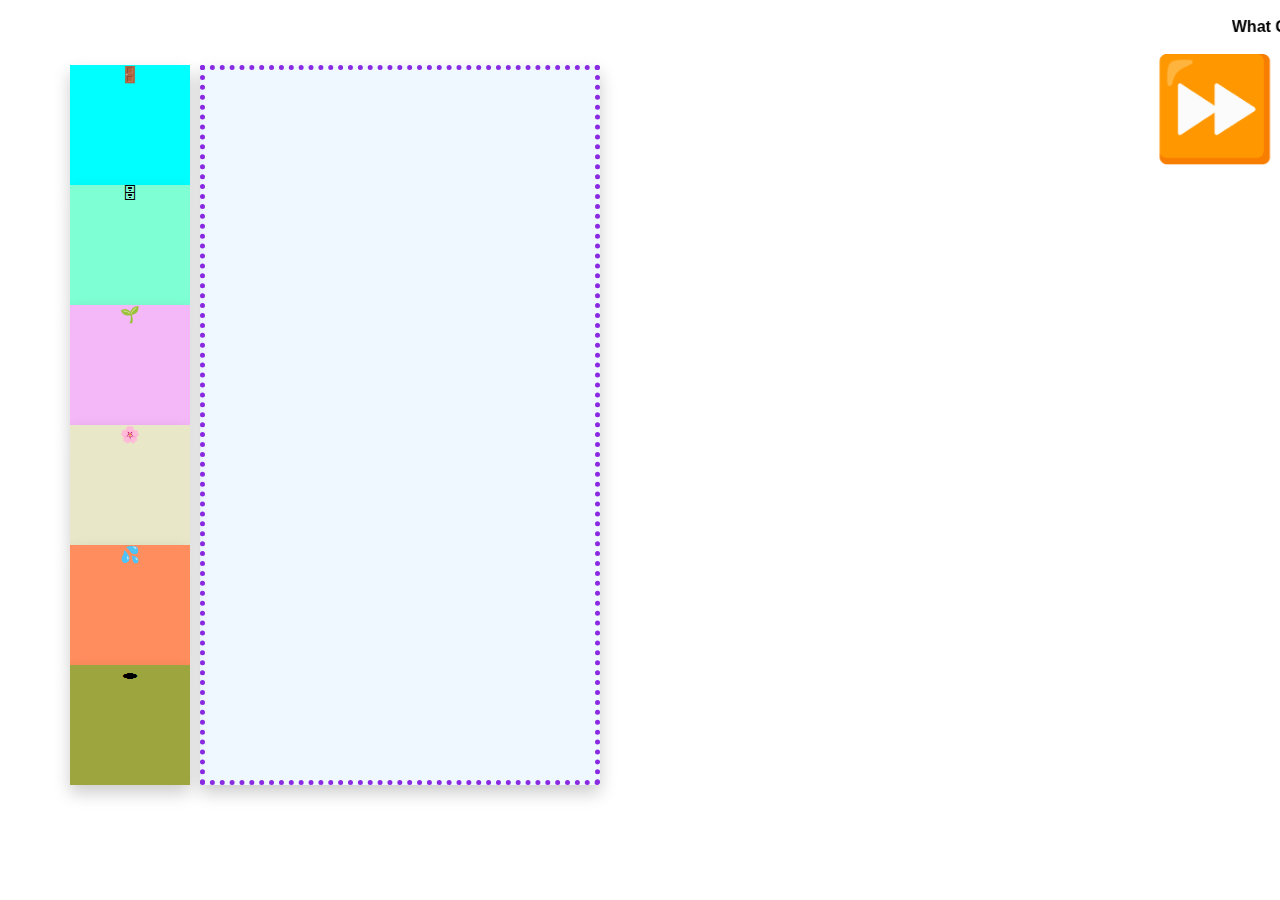
<file: v2/third.html>
<!DOCTYPE html>
<html lang="en">
<head>
    <meta charset="UTF-8">
    <meta name="viewport" content="width=device-width, initial-scale=1.0">
    <title>WhatCanAWebsiteBe</title>
</head>

<style>
    *{
        margin:0;
        padding:0;
        box-sizing: border-box;
        font-family: Arial, Helvetica, sans-serif;
    }
    a{
        text-decoration: none;
        
    }
    @keyframes emoji-size {
			0% {
				font-size:80px;
                
                
			}
			50% {
				font-size: 100px;
				background-color: blueviolet;
                
			}
			100% {
				font-size: 80px;
				
				
            }
        }

    .big_div{
        position:absolute;
        margin-top: 25px;
        margin-left: 70px;
        display: table;
    }


        .emoji{
            width: 120px;
            height: 120px;
            text-align: center;
            box-shadow: 0px 8px 16px 0px rgba(0,0,0,0.2);
            animation-name: emoji-size;
            animation-duration: 3s;
                animation-iteration-count: infinite;
                animation-direction: normal;
                animation-timing-function: ease-in-out;

            
        

        }
    
    .content{
        box-shadow: 0px 8px 16px 0px rgba(0,0,0,0.2);
        
        margin-top: 25px;
        margin-left: 200px;
        float:left;
        width:400px;
        height: 720px;
        background-color: aliceblue;
        border: 5px dotted blueviolet;
    }

    .text{
        margin-left: 150px;

        width:360px;
        position: absolute;
        
    }
    

    
                .room_text{
                    display:none;
                    margin-top: -100px;
                    


                }

                .shelf_text{
                    display: none;
                    margin-top: -220px;

                }

                .plant_text{
                    display: none;
                    margin-top: -340px;

                }

                .garden_text{
                    display: none;
                    margin-top: -460px;

                }

                .puddle_text{
                    display: none;
                    margin-top: -580px;

                }
                .rock_text{
                    display: none;
                    margin-top: -700px;

                }

    

        
    
    .room:hover .room_text {
    display: block;
    }
    .room:hover .image-room {
    display: block;
    }


    .shelf:hover .shelf_text{
        display: block;
    }
    .shelf:hover .image-shelf {
    display: block;
    }


    .plant:hover .plant_text{
        display: block;
    }
    .plant:hover .image-plant{
        display: block;
    }

    .garden:hover .garden_text{
        display: block;
    }
    .garden:hover .image-garden{
        display: block;
    }

    .puddle:hover .puddle_text{
        display: block;
    }
    .puddle:hover .image-puddle{
        display: block;
    }

    .rock:hover .rock_text{
        display: block;
    }
    .rock:hover .image-rock{
        display: block;
    }


    img{
        object-fit: contain;
        width:600px;
    }


    .image-room{
        margin-left: 550px;
        margin-top: -120px;
        display:none;
        position: absolute;
        
    }

    .image-shelf{
        margin-left: 550px;
        margin-top: -240px;
        display:none;
        position: absolute;
    }
    
    .image-plant{
        margin-left: 550px;
        margin-top: -360px;
        display:none;
        position: absolute;
    }
    .image-garden{
        margin-left: 550px;
        margin-top: -480px;
        display:none;
        position: absolute;
    }
    .image-puddle{
        margin-left: 550px;
        margin-top: -600px;
        display:none;
        position: absolute;
    }    
    .image-rock{
        margin-left: 550px;
        margin-top: -720px;
        display:none;
        position: absolute;
    }    



    </style>





<body>
    <marquee><strong><br>What Can A Website Be?<br></strong></marquee>


<div class="big_div">
        
    <div class="room"; style="background-color:aqua">
        
        <div class="emoji">&#128682;</div>
        <div class="text room_text">
            <p >In an age of information overload, a room is comforting because it's finite, often with a 
                specific intended purpose.<br><br>
                Simultaneously, a room can be flexible: you can shift its contents or even include a 
                temporary partition, depending on occasion. You can also position elements in spatial 
                juxtaposition, or create entrances to adjacent rooms through links.<br><br>
                In the early days of The Creative Independent, we sometimes thought of TCI's website like a house next
                to a river. We considered the interviews the flowing water, as they were our house's nutrients and 
                source of life. We would collect and drink from the water every day. But sometimes, depending
                on its nutrient makeup, the water would change our house. We'd wake up to see a new 
                 door where a picture frame once was. Knowledge became the architect.<br><br>
                Like any metaphor, it's not perfect. For better or worse, it's much more 
                difficult to delete a building than a website. <br><br>

            </p>
        </div>
        <div class="image-room"><img src="image_1_Louis_Rossetto.jpg"></div>
        <div class="image-room" style="margin-top: 330px;"><img src="image_2_Orit_Gat.jpg"></div>
    </div>


    <div class="shelf"; style="background-color: aquamarine;">
        
        
        <div class="emoji">&#128452;</div>
        <div class="text shelf_text">
            <p>Zooming into this room inside this house, we see a shelf. Maybe a shelf is easier 
                to think about than a whole room. What does one put on a shelf? Books and objects 
                from life? Sure, go ahead. Thankfully there's nothing too heavy on the shelf, 
                or else it would break. A few small things will do, knowledge containing or not. 
                Plus, lighter things are easy to change out. Is a book or trinket “so last year?” 
                Move it off the shelf! Consider what surprising juxtapositions you can make on your 
                little shelf. <br><br></p>

        </div>
        
    </div>


    <div class="plant"; style="background-color: rgb(244, 183, 248);">
        

        <div class="emoji">&#127793;</div>
        <div class="text plant_text">
            <p>
            Plants can't be rushed. They grow on their own. Your website can be the same 
            way, as long as you pick the right soil, water it (but not too much), and provide 
            adequate sunlight. Plant an idea seed one day and let it gradually grow. <br><br>
            Maybe it will flower after a couple of years. Maybe the next year it'll bear 
            fruit, if you're lucky. Fruit could be friends or admiration or money—success 
            comes in many forms. But don't get too excited or set goals: that's not the 
            idea here. Like I said, plants can't be rushed. <br><br>

            </p>
            
    </div>
    <div class="image-plant"><img src="image_3_Paul_Ford.png"></div>
    </div>


    <div class="garden"; style="background-color:rgb(232, 232, 200);">
        


        <div class="emoji">&#127800;</div>
        <div class="text garden_text">
            <p>
            Fred Rogers said you can grow ideas in the garden of your mind. Sometimes, once 
            they're little seedlings and can stand on their own, it helps to plant them outside, 
            in a garden, next to the others. <br><br>
            Gardens have their own ways each season. In the winter, not much might happen, and 
            that's perfectly fine. You might spend the less active months journaling in your 
            notebook: less output, more stirring around on input. You need both. Plants remind 
            us that life is about balance. <br><br>
            It's nice to be outside working on your garden, just like it's nice to quietly sit 
            with your ideas and place them onto separate pages. <br><br>

            </p>
        </div>
        <div class="image-garden"><img src="image_4_Fred_Rogers.png"></div>
    </div>


    <div class="puddle"; style="background-color:rgb(255, 141, 93);">
        

        <div class="emoji">&#128166;</div>
        <div class="text puddle_text">
            <p>
                A website could also be a puddle. A puddle is a temporary collection of rainwater.
                They usually appear after rainstorms. Like a storm, creating a website can happen in
                 a burst. Sometimes it's nice to have a few bursts/storms of creating a website, 
                 since the zone can be so elusive. Some people even call rain “computer weather.” <br><br>
                There is also no state of “completeness” to a website, like a puddle, since they're 
                ephemeral by nature. Sometimes they can be very big and reflective. Despite their 
                temporal nature, I've even seen some creatures thrive in puddles. Meanwhile, some 
                smaller puddles may only last a day. <br><br>
                Not everything, even the most beautiful puddle with its incredible reflective surface, 
                needs to last long. If the world doesn't end tomorrow, there will be another storm. 
                And where there's a hole, a puddle will appear again. <br><br>
                Puddles evaporate slowly over time. It might be difficult, but I would love to see a 
                website evaporate slowly, too. <br><br>

            </p>
        </div>
    </div>


    <div class="rock"; style="background-color:rgb(157, 166, 62);">
      
        <div class="emoji">&#128371;</div>
        <div class="text rock_text">
            <p>
                Sometimes you don't want a website that you'll have to maintain. You have other things 
                to do. Why not consider your website a beautiful rock with a unique shape which you spent 
                hours finding, only to throw it into the water until it hits the ocean floor? You will 
                never know when it hits the floor, and you won't care. <br><br>
                Thankfully, rocks are plentiful and you can do this over and over again, if you like. 
                You can throw as many websites as you want into the ocean. When an idea comes, find a 
                rock and throw it. <br><br>

            </p>

        </div>
        <div class="image-rock"><img src="image_5_J.R._Carpenter.jpg"></div>
    </div>
    
</div>

<div class="content"></div>
<div style="
        font-size: 100px;
        margin-left: 90%;
        margin-top:10px;
       
        float:bottom;">
        
        
        <a href="final.html">&#9193;</a></div>

    






</body>
</html>
</file>
<file: style.css>
@font-face {
    font-family: 'Lausanne-350'; 
    src: url("/v3/TWKLausanne-350.otf"); 
}
*{
    font-family: 'Lausanne-350';
    padding:0;
    margin:0;
    box-sizing: border-box;
    background-color:azure;
}

a {
    color: black;
    text-decoration: none;
    }
    
.parent{
    display:grid;
    max-width: 60vw;
    grid-template-columns: 1fr 3fr ;
    margin:auto;
    margin-top:100px;
    padding: 50px;
    border-radius: 10%;
    border: dotted 10px blueviolet;
    width: 70vw;
}

.child{
    padding:30px;
    text-align:left;
    line-height: 1.5em;

}
.child-1{
    text-align: left; 
    font-size: 50px; 
    
    text-decoration: underline dotted;
}

.child-2{
    font-size: 20px;
    
    text-transform: uppercase;
}

.title{
    font-size:60px;
    line-height: 60px;
}

.name{
    text-align: right;
}

.text-title{
    text-align: left;
    line-height:18px;
    font-size:15px;
}

.child-3{
    text-decoration: underline dotted 2px;
}
</file>
<file: v3/style.css>
*{
    margin: 0;
    padding: 0;
    box-sizing: border-box;
    font-family: 'Lausanne-350';
}
@font-face {
    font-family: 'Lausanne-350'; 
    src: url("TWKLausanne-350.otf"); 
}


a {
color: black;
text-decoration: none;
}

.nav-bar {
    width: 100vw;
    text-decoration: underline;
    padding-left: 45px;
    font-size: 15px;
    padding-right: 45px;
    height: 50px;
    padding-top: 30px;
    padding-bottom: 5px;
    display: flex;
    align-items: center;
    justify-content: space-between;
    background-color: rgb(255, 255, 255);
}

.title{
    font-size: 80px;
    padding: 35px;
    line-height: 1.0em;
    word-spacing: .1em;
    text-transform: uppercase;
}

.author{
    padding: 35px;
    padding-top:15px;
    width: 90vw;
    display: flex;
    align-items: top;
    justify-content: space-between;
}

.dropdown{
    max-width: 400px;
    display:block;
}



.gap{
    height: 30px;
    margin-left: 35px;
    margin-right: 35px;
    border-bottom: dotted black 2px;
}

.parent{
    display:grid;
    grid-template-columns: 1fr 1fr 1fr;
    padding:35px;
    gap:20px;
}


.child{
    text-indent: 50px;
}

.subtitle{
    text-transform: uppercase;
}
.empty{
    display:block;
}
.ending{
    height: 30px;
    margin-left: 35px;
    margin-right: 35px;
    padding-bottom: 35px;
}

@media only screen and (max-width: 1200px){
    .dropdown{
        max-width: 300px;
    }
    .empty{
        display:none;
    }
    .parent{
        grid-template-columns: 1fr 2fr;
        display:grid;
    }
}

@media only screen and (max-width: 1000px){
    .dropdown{
        max-width: 200px;
    }
}

@media only screen and (max-width: 800px){
    .dropdown{
        display:none;
    }
    .title{
        font-size: 55px;
    }
    .parent{
        grid-template-columns: 1fr;
        display:grid;
    }
}
</file>
